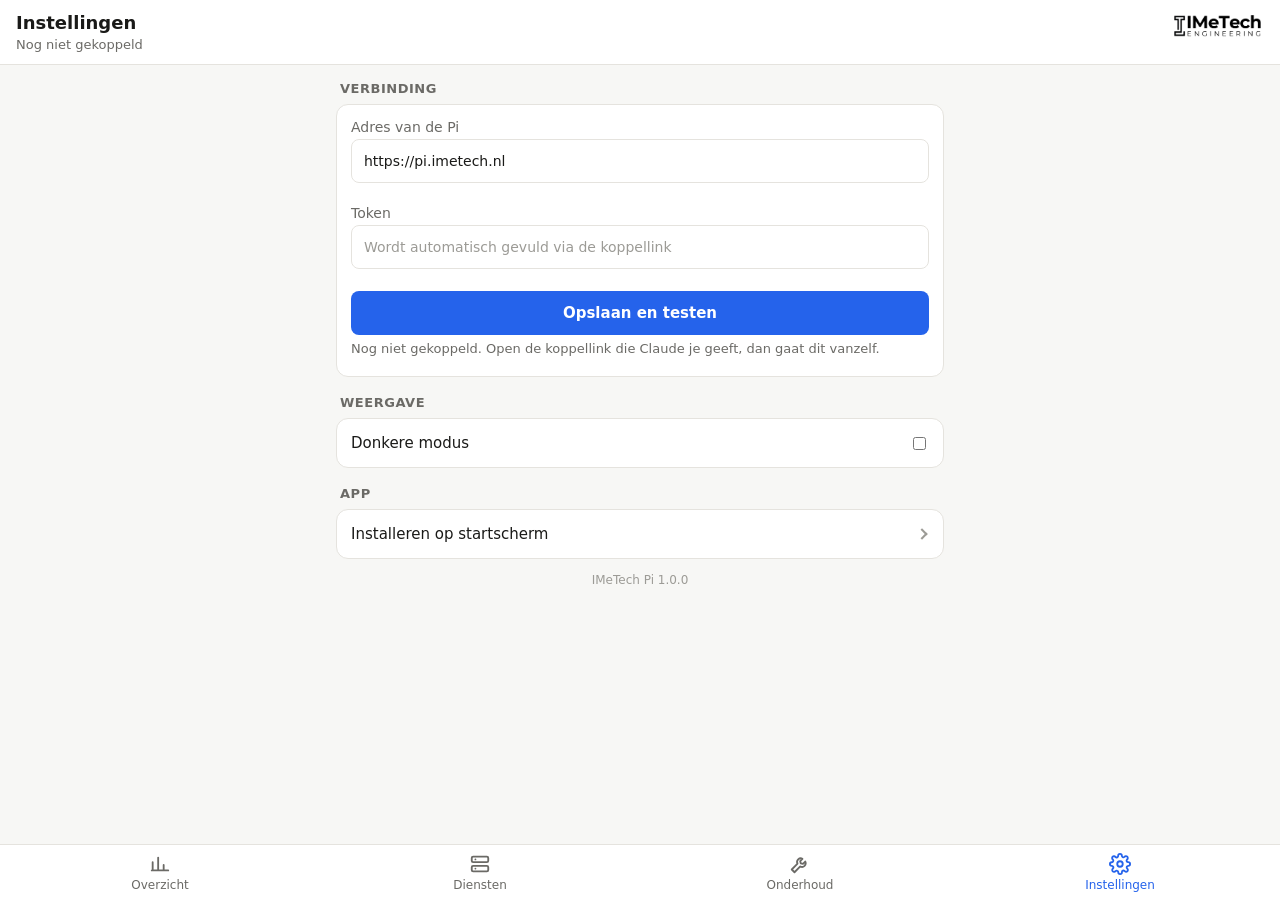
<file: index.html>
<!DOCTYPE html>
<html lang="nl">
  <head>
    <meta charset="UTF-8" />
    <meta name="viewport" content="width=device-width, initial-scale=1, viewport-fit=cover" />
    <meta name="theme-color" content="#2563EB" id="meta-theme-color" />
    <meta name="apple-mobile-web-app-capable" content="yes" />
    <meta name="mobile-web-app-capable" content="yes" />
    <meta name="robots" content="noindex" />
    <title>IMeTech Pi</title>
    <link rel="manifest" href="manifest.json" />
    <link rel="stylesheet" href="css/style.css" />
    <link rel="stylesheet" href="css/pi.css" />
    <link rel="icon" href="icons/icon-192.png" type="image/png" />
    <link rel="apple-touch-icon" href="icons/icon-192.png" />
  </head>
  <body>
    <svg class="ic-sprite" aria-hidden="true" focusable="false">
      <symbol id="ic-overzicht" viewBox="0 0 24 24"><path d="M4 19V10M10 19V5M16 19v-6M21 19H3" /></symbol>
      <symbol id="ic-diensten" viewBox="0 0 24 24"><rect x="3" y="4" width="18" height="6" rx="1.5" /><rect x="3" y="14" width="18" height="6" rx="1.5" /><path d="M7 7h.01M7 17h.01" /></symbol>
      <symbol id="ic-onderhoud" viewBox="0 0 24 24"><path d="M14.7 6.3a4 4 0 0 0-5.4 5.4L3 18l3 3 6.3-6.3a4 4 0 0 0 5.4-5.4l-2.5 2.5-2.4-.6-.6-2.4z" /></symbol>
      <symbol id="ic-instellingen" viewBox="0 0 24 24"><circle cx="12" cy="12" r="3" /><path d="M19.4 15a1.7 1.7 0 0 0 .3 1.8l.1.1a2 2 0 1 1-2.8 2.8l-.1-.1a1.7 1.7 0 0 0-1.8-.3 1.7 1.7 0 0 0-1 1.5V21a2 2 0 1 1-4 0v-.1a1.7 1.7 0 0 0-1.1-1.5 1.7 1.7 0 0 0-1.8.3l-.1.1a2 2 0 1 1-2.8-2.8l.1-.1a1.7 1.7 0 0 0 .3-1.8 1.7 1.7 0 0 0-1.5-1H3a2 2 0 1 1 0-4h.1a1.7 1.7 0 0 0 1.5-1.1 1.7 1.7 0 0 0-.3-1.8l-.1-.1a2 2 0 1 1 2.8-2.8l.1.1a1.7 1.7 0 0 0 1.8.3H9a1.7 1.7 0 0 0 1-1.5V3a2 2 0 1 1 4 0v.1a1.7 1.7 0 0 0 1 1.5 1.7 1.7 0 0 0 1.8-.3l.1-.1a2 2 0 1 1 2.8 2.8l-.1.1a1.7 1.7 0 0 0-.3 1.8V9a1.7 1.7 0 0 0 1.5 1H21a2 2 0 1 1 0 4h-.1a1.7 1.7 0 0 0-1.5 1z" /></symbol>
      <symbol id="ic-terug" viewBox="0 0 24 24"><path d="M15 6l-6 6 6 6" /></symbol>
      <symbol id="ic-herstel" viewBox="0 0 24 24"><path d="M4 12a8 8 0 1 0 2.6-5.9" /><path d="M4 4v5h5" /></symbol>
      <symbol id="ic-chevron" viewBox="0 0 24 24"><path d="M9 6l6 6-6 6" /></symbol>
    </svg>

    <div id="install-banner" class="install-banner hidden" role="dialog" aria-label="App installeren">
      <div class="install-banner-inner">
        <p><strong>Installeer IMeTech Pi</strong> op je startscherm, dan heb je de Pi altijd bij de hand.</p>
        <div class="install-banner-actions">
          <button type="button" id="btn-install" class="btn-primary">Installeren</button>
          <button type="button" id="btn-install-dismiss" class="btn-secondary">Later</button>
        </div>
      </div>
    </div>

    <header class="app-header">
      <div class="header-text">
        <h1 id="kop">Pi</h1>
        <p id="status" class="sub">Verbinden...</p>
      </div>
      <img id="header-logo" class="header-logo" src="branding/logo-zwart.png" alt="IMeTech Engineering" width="120" height="28" />
    </header>

    <main id="scherm"></main>

    <nav class="bottom-nav" aria-label="Hoofdnavigatie">
      <button type="button" data-tab="overzicht" class="actief"><svg class="ic"><use href="#ic-overzicht"/></svg>Overzicht</button>
      <button type="button" data-tab="diensten"><svg class="ic"><use href="#ic-diensten"/></svg>Diensten</button>
      <button type="button" data-tab="onderhoud"><svg class="ic"><use href="#ic-onderhoud"/></svg>Onderhoud <span id="badge" class="badge"></span></button>
      <button type="button" data-tab="instellingen"><svg class="ic"><use href="#ic-instellingen"/></svg>Instellingen</button>
    </nav>

    <div id="toast" class="toast hidden" role="status"><span id="toast-tekst"></span><button type="button" id="toast-knop" class="toast-knop hidden">Herstel</button></div>

    <script src="js/terug.js"></script>
    <script src="js/imetech-apps.js"></script>
    <script src="js/opslag.js"></script>
    <script src="js/api.js"></script>
    <script src="js/install.js"></script>
    <script src="js/app.js"></script>
  </body>
</html>
</file>
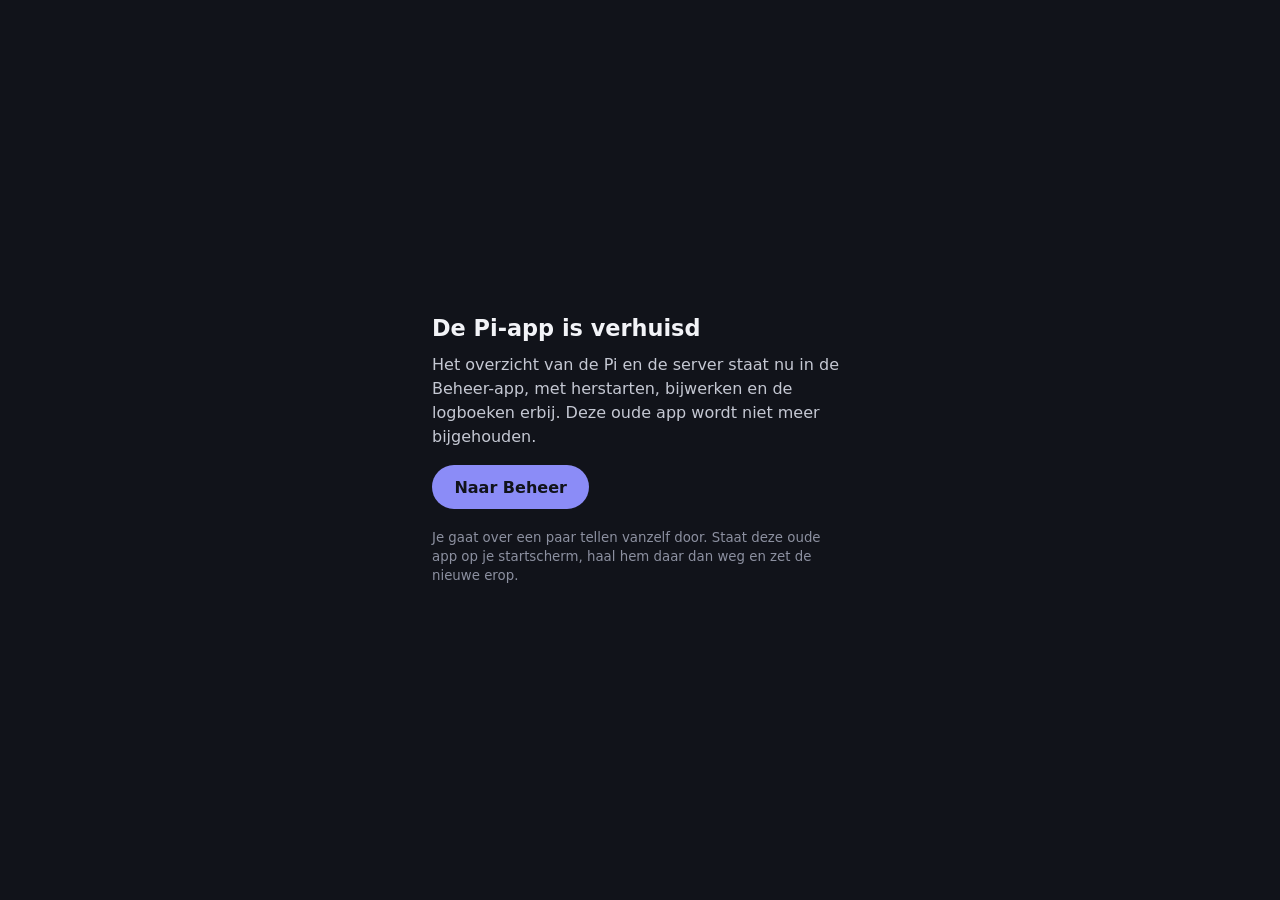
<file: pwa/index.html>
<!DOCTYPE html>
<html lang="nl">
  <head>
    <meta charset="UTF-8" />
    <meta name="viewport" content="width=device-width, initial-scale=1, viewport-fit=cover" />
    <meta name="theme-color" content="#11131A" />
    <meta name="robots" content="noindex" />
    <title>IMeTech Pi is verhuisd</title>
    <link rel="manifest" href="manifest.json" />
    <link rel="icon" href="icons/icon-192.png" type="image/png" />
    <style>
      body { margin: 0; min-height: 100vh; display: grid; place-items: center; background: #11131a; color: #f2f3f7;
             font-family: system-ui, -apple-system, "Segoe UI", sans-serif; }
      main { max-width: 26rem; padding: 2rem 1.5rem; }
      h1 { font-size: 1.4rem; margin: 0 0 .75rem; }
      p { line-height: 1.5; color: #c5c8d3; margin: 0 0 1rem; }
      a.knop { display: inline-block; background: #8b8cf7; color: #11131a; font-weight: 600; text-decoration: none;
               padding: .8rem 1.4rem; border-radius: 999px; }
      small { display: block; margin-top: 1.25rem; color: #8c90a0; line-height: 1.4; }
    </style>
  </head>
  <body>
    <main>
      <h1>De Pi-app is verhuisd</h1>
      <p>Het overzicht van de Pi en de server staat nu in de Beheer-app, met herstarten, bijwerken en de logboeken erbij. Deze oude app wordt niet meer bijgehouden.</p>
      <a class="knop" href="https://apps.imetech.nl/beheer/">Naar Beheer</a>
      <small>Je gaat over een paar tellen vanzelf door. Staat deze oude app op je startscherm, haal hem daar dan weg en zet de nieuwe erop.</small>
    </main>
    <script>
      // De oude versie stond in de cache van het toestel: die ruimen we op, zodat deze pagina altijd de nieuwste is.
      if ("serviceWorker" in navigator) navigator.serviceWorker.register("sw.js").catch(function () {});
      setTimeout(function () { location.href = "https://apps.imetech.nl/beheer/"; }, 4000);
    </script>
  </body>
</html>
</file>
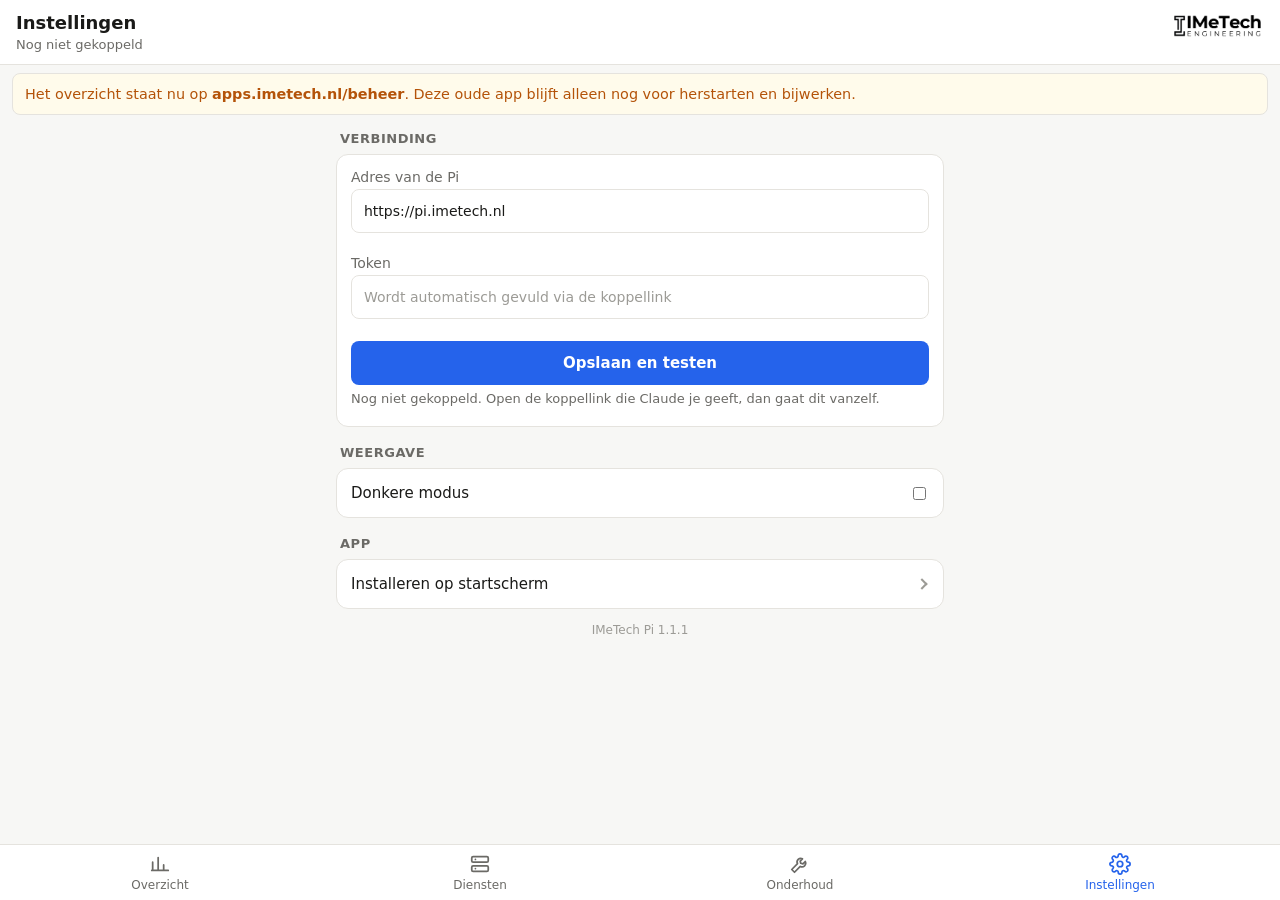
<file: archief/pwa-261121/index.html>
<!DOCTYPE html>
<html lang="nl">
  <head>
    <meta charset="UTF-8" />
    <meta name="viewport" content="width=device-width, initial-scale=1, viewport-fit=cover" />
    <meta name="theme-color" content="#2563EB" id="meta-theme-color" />
    <meta name="apple-mobile-web-app-capable" content="yes" />
    <meta name="mobile-web-app-capable" content="yes" />
    <meta name="robots" content="noindex" />
    <title>IMeTech Pi</title>
    <link rel="manifest" href="manifest.json" />
    <link rel="stylesheet" href="css/style.css" />
    <link rel="stylesheet" href="css/pi.css" />
    <link rel="stylesheet" href="css/imetech-ui.css" />
    <link rel="icon" href="icons/icon-192.png" type="image/png" />
    <link rel="apple-touch-icon" href="icons/icon-192.png" />
  </head>
  <body>
    <svg class="ic-sprite" aria-hidden="true" focusable="false">
      <symbol id="ic-overzicht" viewBox="0 0 24 24"><path d="M4 19V10M10 19V5M16 19v-6M21 19H3" /></symbol>
      <symbol id="ic-diensten" viewBox="0 0 24 24"><rect x="3" y="4" width="18" height="6" rx="1.5" /><rect x="3" y="14" width="18" height="6" rx="1.5" /><path d="M7 7h.01M7 17h.01" /></symbol>
      <symbol id="ic-onderhoud" viewBox="0 0 24 24"><path d="M14.7 6.3a4 4 0 0 0-5.4 5.4L3 18l3 3 6.3-6.3a4 4 0 0 0 5.4-5.4l-2.5 2.5-2.4-.6-.6-2.4z" /></symbol>
      <symbol id="ic-instellingen" viewBox="0 0 24 24"><circle cx="12" cy="12" r="3" /><path d="M19.4 15a1.7 1.7 0 0 0 .3 1.8l.1.1a2 2 0 1 1-2.8 2.8l-.1-.1a1.7 1.7 0 0 0-1.8-.3 1.7 1.7 0 0 0-1 1.5V21a2 2 0 1 1-4 0v-.1a1.7 1.7 0 0 0-1.1-1.5 1.7 1.7 0 0 0-1.8.3l-.1.1a2 2 0 1 1-2.8-2.8l.1-.1a1.7 1.7 0 0 0 .3-1.8 1.7 1.7 0 0 0-1.5-1H3a2 2 0 1 1 0-4h.1a1.7 1.7 0 0 0 1.5-1.1 1.7 1.7 0 0 0-.3-1.8l-.1-.1a2 2 0 1 1 2.8-2.8l.1.1a1.7 1.7 0 0 0 1.8.3H9a1.7 1.7 0 0 0 1-1.5V3a2 2 0 1 1 4 0v.1a1.7 1.7 0 0 0 1 1.5 1.7 1.7 0 0 0 1.8-.3l.1-.1a2 2 0 1 1 2.8 2.8l-.1.1a1.7 1.7 0 0 0-.3 1.8V9a1.7 1.7 0 0 0 1.5 1H21a2 2 0 1 1 0 4h-.1a1.7 1.7 0 0 0-1.5 1z" /></symbol>
      <symbol id="ic-terug" viewBox="0 0 24 24"><path d="M15 6l-6 6 6 6" /></symbol>
      <symbol id="ic-herstel" viewBox="0 0 24 24"><path d="M4 12a8 8 0 1 0 2.6-5.9" /><path d="M4 4v5h5" /></symbol>
      <symbol id="ic-chevron" viewBox="0 0 24 24"><path d="M9 6l6 6-6 6" /></symbol>
    </svg>

    <div id="install-banner" class="install-banner hidden" role="dialog" aria-label="App installeren">
      <div class="install-banner-inner">
        <p><strong>Installeer IMeTech Pi</strong> op je startscherm, dan heb je de Pi altijd bij de hand.</p>
        <div class="install-banner-actions">
          <button type="button" id="btn-install" class="btn-primary">Installeren</button>
          <button type="button" id="btn-install-dismiss" class="btn-secondary">Later</button>
        </div>
      </div>
    </div>

    <header class="app-header">
      <div class="header-text">
        <h1 id="kop">Pi</h1>
        <p id="status" class="sub">Verbinden...</p>
      </div>
      <img id="header-logo" class="header-logo" src="branding/logo-zwart.png" alt="IMeTech Engineering" width="120" height="28" />
    </header>

    <a class="verhuisd" href="https://apps.imetech.nl/beheer/" style="display:block;margin:8px 12px 0;padding:10px 12px;border:1px solid var(--border);border-radius:var(--radius-md);background:var(--let-op-light);color:var(--let-op);font-size:.9rem;line-height:1.4;text-decoration:none">Het overzicht staat nu op <strong>apps.imetech.nl/beheer</strong>. Deze oude app blijft alleen nog voor herstarten en bijwerken.</a>

    <div id="ptr" class="ptr" aria-hidden="true"><svg class="ic"><use href="#ic-herstel"/></svg><span>Trek om te vernieuwen</span></div>
    <main id="scherm"></main>

    <nav class="bottom-nav" aria-label="Hoofdnavigatie">
      <button type="button" data-tab="overzicht" class="actief"><svg class="ic"><use href="#ic-overzicht"/></svg>Overzicht</button>
      <button type="button" data-tab="diensten"><svg class="ic"><use href="#ic-diensten"/></svg>Diensten</button>
      <button type="button" data-tab="onderhoud"><svg class="ic"><use href="#ic-onderhoud"/></svg>Onderhoud <span id="badge" class="badge"></span></button>
      <button type="button" data-tab="instellingen"><svg class="ic"><use href="#ic-instellingen"/></svg>Instellingen</button>
    </nav>

    <div id="toast" class="toast hidden" role="status"><span id="toast-tekst"></span><button type="button" id="toast-knop" class="toast-knop hidden">Herstel</button></div>

    <script src="js/imetech-ui.js" data-houder="#scherm" data-nav=".bottom-nav" data-iconen="1"></script>
    <script src="js/terug.js"></script>
    <script src="js/imetech-apps.js"></script>
    <script src="js/opslag.js"></script>
    <script src="js/api.js"></script>
    <script src="js/install.js"></script>
    <script src="js/app.js"></script>
  </body>
</html>
</file>
<file: css/style.css>
/* IMeTech tokens — zelfde als uren/projectdoc PWA (applications/imtech_desk_theme.py) */
:root {
  --bg-primary: #ffffff;
  --bg-secondary: #f7f7f5;
  --bg-tertiary: #efede8;
  --bg-hover: #f0eee9;
  --border: #e5e3de;
  --border-strong: #cccac4;
  --text-primary: #1a1a18;
  --text-secondary: #6b6a66;
  --text-tertiary: #9c9b96;
  --accent: #2563eb;
  --accent-hover: #1d4ed8;
  --accent-light: #eff4ff;
  --danger: #dc2626;
  --danger-light: #fef2f2;
  --goed: #15803d;
  --goed-light: #f0fdf4;
  --let-op: #b45309;
  --let-op-light: #fffbeb;
  --radius-md: 8px;
  --radius-lg: 12px;
  --safe-bottom: env(safe-area-inset-bottom, 0px);
  --safe-top: env(safe-area-inset-top, 0px);
  --nav-h: 56px;
  --touch: 44px;
}
html[data-theme="dark"] {
  --bg-primary: #1c1c1a;
  --bg-secondary: #121210;
  --bg-tertiary: #2a2a26;
  --bg-hover: #33332e;
  --border: #3d3d38;
  --border-strong: #52524c;
  --text-primary: #f2f2ef;
  --text-secondary: #a8a7a2;
  --text-tertiary: #78776f;
  --accent: #3b82f6;
  --accent-hover: #2563eb;
  --accent-light: #1e3a5f;
  --danger-light: #3b1d1d;
  --goed-light: #16301f;
  --let-op-light: #3a2c12;
}

* { box-sizing: border-box; }
html { height: 100%; }
html, body {
  margin: 0; padding: 0;
  font-family: "Segoe UI", system-ui, sans-serif; font-size: 16px;
  color: var(--text-primary); background: var(--bg-secondary);
  -webkit-tap-highlight-color: transparent;
}
body { display: flex; flex-direction: column; height: 100%; height: 100dvh; overflow: hidden; overscroll-behavior: none; }

/* Header */
.app-header {
  flex-shrink: 0; position: relative; z-index: 10;
  padding: calc(12px + var(--safe-top)) 16px 12px; padding-right: 136px;
  background: var(--bg-primary); border-bottom: 1px solid var(--border);
}
.app-header h1 { margin: 0; font-size: 1.125rem; font-weight: 600; }
.app-header .sub { margin: 4px 0 0; font-size: 0.8125rem; color: var(--text-secondary); }
.app-header .sub.error { color: var(--danger); }
.header-logo { position: absolute; top: calc(12px + var(--safe-top)); right: 16px; display: block; height: 28px; width: auto; max-width: 120px; object-fit: contain; }

/* Installatiebanner (zoals projectdoc-pwa: zwevende kaart boven de navigatie) */
.install-banner { position: fixed; left: 12px; right: 12px; bottom: calc(var(--nav-h) + var(--safe-bottom) + 12px); z-index: 55; padding: 14px; background: var(--bg-primary); border: 1px solid var(--border-strong); border-radius: var(--radius-lg); box-shadow: 0 6px 24px rgba(0,0,0,.16); }
.install-banner p { margin: 0 0 10px; font-size: 0.875rem; }
.install-banner-actions { display: flex; gap: 8px; }
.install-banner-actions > * { flex: 1; }
.hint { font-size: 0.8125rem; color: var(--text-secondary); margin: 6px 0; }
.hidden { display: none !important; }

.ptr {
  height: 0; overflow: hidden; display: flex; align-items: center; justify-content: center; gap: 8px;
  font-size: 0.8125rem; color: var(--text-secondary); transition: height .18s ease-out; flex: none;
}
.ptr .ic { width: 18px; height: 18px; transition: transform .2s; }
.ptr.klaar .ic { transform: rotate(180deg); color: var(--accent); }
.ptr.bezig .ic { animation: draai .8s linear infinite; color: var(--accent); }
@keyframes draai { to { transform: rotate(360deg); } }

main {
  flex: 1; min-height: 0; overflow-x: hidden; overflow-y: auto; -webkit-overflow-scrolling: touch; overscroll-behavior-y: contain;
  padding: 12px 16px 16px; max-width: 640px; width: 100%; margin: 0 auto;
}
h2 { font-size: 0.8125rem; text-transform: uppercase; letter-spacing: .04em; color: var(--text-secondary); margin: 18px 0 8px; font-weight: 600; }
.card { background: var(--bg-primary); border: 1px solid var(--border); border-radius: var(--radius-lg); padding: 14px; margin-bottom: 12px; }
.card.fout { border-color: var(--danger); }
.card b, .card strong { font-weight: 600; }
.kop { display: flex; justify-content: space-between; align-items: center; gap: 8px; margin-bottom: 6px; }
.stil { color: var(--text-secondary); font-size: 0.875rem; }

/* Tags */
.tag { font-size: 0.75rem; padding: 2px 8px; border-radius: 999px; background: var(--bg-tertiary); color: var(--text-primary); white-space: nowrap; font-weight: 500; }
.tag.rood { background: var(--danger-light); color: var(--danger); }
.tag.oranje { background: var(--let-op-light); color: var(--let-op); }
.tag.groen { background: var(--goed-light); color: var(--goed); }
.tag.grijs { background: var(--bg-tertiary); color: var(--text-secondary); }

/* Agenda */
.agenda { list-style: none; padding: 0; margin: 6px 0 0; }
.agenda li { display: flex; gap: 10px; padding: 6px 0; border-top: 1px solid var(--border); font-size: 0.9375rem; }
.agenda li:first-child { border-top: 0; }
.agenda .tijd { color: var(--text-secondary); min-width: 96px; font-variant-numeric: tabular-nums; }
.agenda small { color: var(--text-tertiary); }

/* Items */
.item { background: var(--bg-primary); border: 1px solid var(--border); border-radius: var(--radius-lg); padding: 12px 14px; margin-bottom: 10px; transition: opacity .3s, transform .3s; }
.item.weg { opacity: 0; transform: translateX(30px); }
.itemkop { display: flex; gap: 10px; align-items: flex-start; }
.prio { width: 10px; height: 10px; border-radius: 50%; margin-top: 7px; flex: none; background: var(--border-strong); }
.prio.p1 { background: #a3e635; } .prio.p2 { background: #facc15; } .prio.p3 { background: #fb923c; } .prio.p4 { background: var(--danger); }
.tekst { flex: 1; min-width: 0; }
.tekst b { font-weight: 600; }
.sub { color: var(--text-secondary); font-size: 0.8125rem; margin-top: 2px; }
.omschr { font-size: 0.875rem; margin-top: 6px; white-space: pre-wrap; }
.item a { color: var(--accent); font-size: 0.8125rem; }
.acties { display: flex; gap: 6px; margin-top: 10px; flex-wrap: wrap; }

/* Knoppen */
button {
  min-height: var(--touch); min-width: var(--touch); padding: 10px 16px; font-size: 0.9375rem; font-weight: 600;
  border-radius: var(--radius-md); border: none; cursor: pointer; color: var(--text-primary); background: var(--bg-tertiary);
  -webkit-appearance: none; appearance: none; font-family: inherit;
  display: inline-flex; align-items: center; justify-content: center; gap: 6px; line-height: 1.2; vertical-align: middle;
}
button .ic { display: block; }
button:disabled { opacity: .5; }
.btn-primary, form button[type=submit], form button:not([type]) { background: var(--accent); color: #fff; }
.btn-primary:active { background: var(--accent-hover); }
.btn-secondary, button.zacht { background: var(--bg-tertiary); color: var(--text-primary); border: 1px solid var(--border); }
.acties button { min-height: 36px; padding: 6px 10px; font-size: 0.8125rem; font-weight: 500; background: var(--accent-light); color: var(--accent); border: 1px solid transparent; }
.acties button.zacht { background: var(--bg-primary); color: var(--text-secondary); border-color: var(--border); }

/* Meldingen */
.melding { background: var(--bg-primary); border: 1px solid var(--border); border-left: 3px solid var(--accent); border-radius: var(--radius-md); padding: 10px 12px; margin-bottom: 8px; font-size: 0.875rem; }
.melding small { color: var(--text-tertiary); }

/* Filters en chips */
.filters { display: flex; gap: 6px; align-items: center; margin: 6px 0 10px; flex-wrap: wrap; }
.chip { min-height: 36px; padding: 6px 12px; font-size: 0.8125rem; font-weight: 500; background: var(--bg-primary); color: var(--text-primary); border: 1px solid var(--border); }
.chip.actief { background: var(--accent-light); border-color: var(--accent); color: var(--accent); }
select, textarea, input:where(:not([type=checkbox]):not([type=radio]):not([type=range]):not([type=color]):not([type=file])) {
  font: inherit; min-height: var(--touch); padding: 10px 12px; border: 1px solid var(--border); border-radius: var(--radius-md);
  background: var(--bg-primary); color: var(--text-primary); width: 100%;
}
select { width: auto; flex: 1; }
input::placeholder, textarea::placeholder { color: var(--text-tertiary); }
input:focus-visible, select:focus-visible, textarea:focus-visible { outline: 2px solid var(--accent); outline-offset: 1px; border-color: var(--accent); }
html[data-theme="dark"] { color-scheme: dark; }
.nieuw { display: flex; gap: 6px; margin-bottom: 12px; }
.nieuw button { padding: 0 16px; font-size: 20px; }
label { display: block; font-size: 0.8125rem; color: var(--text-secondary); margin: 10px 0 4px; }
label input:not([type=checkbox]) { margin-top: 4px; }
.check-row { display: flex; align-items: center; gap: 10px; font-size: 0.9375rem; color: var(--text-primary); min-height: var(--touch); }
.check-row input { width: 20px; height: 20px; accent-color: var(--accent); }
.rij { display: flex; gap: 8px; align-items: center; flex-wrap: wrap; margin-top: 10px; }
.status-lijst { padding-left: 18px; font-size: 0.875rem; margin: 6px 0; }
.status-lijst .fout { color: var(--danger); }

/* Gesprek */
.gesprek { display: flex; flex-direction: column; gap: 8px; min-height: 40vh; padding: 4px 0 12px; }
.bel { max-width: 88%; padding: 10px 12px; border-radius: 14px; white-space: pre-wrap; font-size: 0.9375rem; }
.bel.user { align-self: flex-end; background: var(--accent); color: #fff; border-bottom-right-radius: 4px; }
.bel.assistant { align-self: flex-start; background: var(--bg-primary); border: 1px solid var(--border); border-bottom-left-radius: 4px; }
.bel.wacht { color: var(--text-secondary); } .bel.fout { border-color: var(--danger); }
.vraagbalk { display: flex; gap: 6px; position: sticky; bottom: 0; background: var(--bg-secondary); padding: 8px 0; }
.mic { background: var(--bg-tertiary); border: 1px solid var(--border); font-size: 18px; padding: 0 12px; line-height: 1; }
.mic.aan { background: var(--danger); color: #fff; border-color: var(--danger); animation: puls 1s infinite; }
@keyframes puls { 50% { opacity: .6; } }

/* Onderbalk */
.bottom-nav {
  flex-shrink: 0; display: flex; background: var(--bg-primary); border-top: 1px solid var(--border);
  padding-bottom: var(--safe-bottom); min-height: calc(var(--nav-h) + var(--safe-bottom)); z-index: 30;
}
.bottom-nav button { flex: 1; background: transparent; color: var(--text-secondary); border-radius: 0; font-weight: 500; font-size: 0.75rem; display: flex; align-items: center; justify-content: center; gap: 4px; min-width: 0; padding: 10px 4px; }
.bottom-nav button.actief { color: var(--accent); }
.badge { display: inline-block; min-width: 18px; padding: 0 5px; border-radius: 999px; background: var(--accent); color: #fff; font-size: 0.6875rem; line-height: 18px; }
.badge:empty { display: none; }

/* Toast */
/* (basis) */
.toast {
  position: fixed; left: 16px; right: 16px; bottom: calc(var(--nav-h) + var(--safe-bottom) + 12px);
  padding: 12px 14px; background: var(--text-primary); color: var(--bg-primary); border-radius: var(--radius-md);
  font-size: 0.875rem; z-index: 40; box-shadow: 0 4px 20px rgba(0,0,0,.15);
}
.toast.fout { background: var(--danger); color: #fff; }
/* Chat-tab: toast en installatiebanner boven de invoerbalk, nooit over de microfoon/verstuurknop */
body:has(.invoer-balk) .toast, body:has(.invoer-balk) .install-banner { bottom: calc(var(--nav-h) + var(--safe-bottom) + 76px); }


/* Iconen */
.ic-sprite { position: absolute; width: 0; height: 0; overflow: hidden; }
.ic { width: 20px; height: 20px; flex-shrink: 0; fill: none; stroke: currentColor; stroke-width: 2; stroke-linecap: round; stroke-linejoin: round; }
.bottom-nav .ic { width: 22px; height: 22px; }
.bottom-nav button { flex-direction: column; gap: 3px; padding: 6px 4px; }
.bottom-nav .badge { position: absolute; margin-left: 44px; margin-top: -30px; }
.bottom-nav button { position: relative; }

/* Ronde knoppen (inspreken/versturen), zoals projectdoc-pwa */
.btn-rond { display: inline-flex; align-items: center; justify-content: center; flex-shrink: 0; width: var(--touch); height: var(--touch); padding: 0; color: var(--text-secondary); background: var(--bg-primary); border: 1px solid var(--border-strong); border-radius: 50%; cursor: pointer; }
.btn-rond:active { background: var(--bg-hover); }
#btn-dicteer { touch-action: none; user-select: none; -webkit-user-select: none; -webkit-touch-callout: none; }
.btn-rond[aria-pressed="true"] { color: #fff; background: var(--danger); border-color: var(--danger); animation: pulseer 1.1s ease-in-out infinite; }
.btn-rond-primair { color: #fff; background: var(--accent); border-color: var(--accent); }
@keyframes pulseer { 0%, 100% { opacity: 1; } 50% { opacity: .55; } }
.invoer-balk { position: sticky; bottom: 0; display: flex; gap: 8px; align-items: center; padding: 10px 0 8px; background: var(--bg-secondary); }
.invoer-balk input, .invoer-balk textarea { flex: 1; min-width: 0; }
.invoer-balk { align-items: flex-end; }
#vraag-tekst { resize: none; min-height: var(--touch); max-height: 168px; line-height: 1.4; padding: 10px 12px; overflow-y: hidden; display: block; }
#vraag-tekst.vol { overflow-y: auto; }

/* Assistent-scherm */
.groet { border-left: 3px solid var(--accent); }
.groet-kop { display: flex; align-items: center; gap: 8px; margin-bottom: 4px; font-size: 1.0625rem; }
.groet-kop .ic { color: var(--accent); }
.groet p { margin: 0 0 6px; line-height: 1.45; }
.btn-link { background: none; color: var(--accent); padding: 8px 4px; min-height: 36px; font-weight: 500; display: inline-flex; align-items: center; gap: 4px; }
.btn-link.terug { margin: 2px 0 0 -4px; }
.chips { display: flex; gap: 6px; flex-wrap: wrap; margin-bottom: 10px; }
.bel-acties { margin-top: 6px; display: flex; gap: 6px; flex-wrap: wrap; }
.bel-acties .tag { display: inline-flex; align-items: center; gap: 4px; }
.bel-acties .ic { width: 14px; height: 14px; }
.bel.wacht::after { content: ""; display: inline-block; width: 1em; animation: puntjes 1.2s steps(4) infinite; }
@keyframes puntjes { to { content: "…"; } }
.gesprek { min-height: 0; }

/* Overzicht: groepen */
.groep { display: flex; align-items: center; justify-content: flex-start; gap: 12px; width: 100%; text-align: left; background: var(--bg-primary); border: 1px solid var(--border); border-radius: var(--radius-lg); padding: 12px 14px; margin-bottom: 8px; font-weight: 400; }
.groep:active { background: var(--bg-hover); }
.groep .prio { margin-top: 0; }
.groep-tekst { flex: 1; min-width: 0; display: flex; flex-direction: column; }
.groep-tekst b { font-weight: 600; }
.groep .ic { color: var(--text-tertiary); }
.leeg { text-align: center; padding: 30px 0; }

/* Item: kop is een knop, body klapt open */
.item { padding: 0; overflow: hidden; }
.item-kop { display: flex; align-items: flex-start; gap: 10px; width: 100%; text-align: left; background: none; padding: 12px 14px; border-radius: 0; font-weight: 400; min-height: var(--touch); }
.item-kop .titel { display: block; font-weight: 600; line-height: 1.3; }
.item-kop .prio { margin-top: 6px; }
.item-kop .tag { margin-top: 2px; }
.item-kop[aria-expanded="true"] { background: var(--bg-hover); }
.item-body { padding: 4px 14px 12px; border-top: 1px solid var(--border); }
.item-body .omschr { margin: 8px 0; }
.acties button { display: inline-flex; align-items: center; gap: 6px; }
.acties button.goed { background: var(--goed-light); color: var(--goed); }
.acties .ic { width: 16px; height: 16px; }

/* Toast met knop */
.toast { display: flex; align-items: center; gap: 12px; }
.toast-knop { background: rgba(255,255,255,.15); color: #fff; padding: 6px 12px; min-height: 32px; min-width: 0; font-weight: 600; margin-left: auto; white-space: nowrap; flex-shrink: 0; border-radius: 6px; }
html[data-theme="dark"] .toast-knop { color: var(--bg-primary); }
.toast.fout .toast-knop { color: #fff; }

.opdracht .rij { margin-top: 6px; }
.opdracht .btn-link { padding-left: 0; }

/* Kleine, ingeklapte instellingen (eens per jaar) */
details.card.klein > summary { list-style: none; cursor: pointer; display: flex; flex-direction: column; gap: 2px; }
details.card.klein > summary::-webkit-details-marker { display: none; }
details.card.klein > summary h2 { margin: 0; }
details.card.klein > summary h2::before { content: "▸ "; font-size: .75em; }
details.card.klein[open] > summary h2::before { content: "▾ "; }
details.card.klein #wbso-inhoud { margin-top: 10px; }
#wbso-lijst { display: flex; flex-direction: column; gap: 4px; margin: 8px 0; max-height: 220px; overflow-y: auto; }
.agenda li.voorbij { opacity: .45; text-decoration: line-through; }
.agenda li.met-briefje { cursor: pointer; }
.agenda .briefje-hint { color: var(--accent); white-space: nowrap; }
.agenda li.briefje { display: block; border-top: 0; padding: 2px 0 10px 106px; font-size: 0.875rem; }
.agenda li.briefje ul { margin: 4px 0; padding-left: 18px; }
.agenda li.briefje p { margin: 2px 0; }
@media (max-width: 420px) { .agenda li.briefje { padding-left: 0; } }
.btn-link.terug .ic { transform: rotate(180deg); }
.uren-kaart { display: flex; align-items: center; gap: 12px; width: 100%; text-align: left; color: var(--text-primary); }
.uren-kaart span { display: flex; flex-direction: column; flex: 1; min-width: 0; }
.uren-kaart small { color: var(--text-secondary); }
.uren-rij { display: flex; flex-direction: column; gap: 6px; padding: 10px 0; border-top: 1px solid var(--border); }
.uren-rij .uren-kop { display: flex; align-items: center; gap: 8px; flex-wrap: wrap; margin: 0; }
.uren-rij .uren-getal { display: flex; align-items: center; gap: 8px; }
.uren-rij .uren-getal input { width: 6em; flex: 0 0 6em; text-align: right; }
.uren-rij .uren-getal small { color: var(--text-tertiary); }

/* Lange teksten nooit buiten beeld: chatbellen, actiechips, agendaregels, toast */
.bel { overflow-wrap: anywhere; min-width: 0; }
.bel-acties .tag { white-space: normal; overflow-wrap: anywhere; max-width: 100%; line-height: 1.3; padding: 4px 10px; border-radius: 10px; }
.bel-acties .tag .ic { flex-shrink: 0; }
.agenda li > span:last-child { min-width: 0; overflow-wrap: anywhere; }
.agenda li .tijd { flex-shrink: 0; }
.item-kop .tekst, .groep-tekst, .titel, .sub, .omschr { overflow-wrap: anywhere; }
.item-kop .tag { flex-shrink: 0; }
.toast { max-width: calc(100vw - 32px); }
.toast #toast-tekst, .toast > span:first-child { min-width: 0; overflow-wrap: anywhere; }
.acties { flex-wrap: wrap; }
.acties button { max-width: 100%; white-space: normal; text-align: left; justify-content: flex-start; }
.hint, .stil { overflow-wrap: anywhere; }

/* Verbruik: weekmeter en dagstaven */
.meter { height: 8px; margin: 8px 0 2px; background: var(--bg-tertiary); border-radius: 999px; overflow: hidden; }
.meter-vul { height: 100%; border-radius: 999px; background: var(--accent); transition: width .3s; }
.meter-vul.oranje { background: var(--let-op); }
.meter-vul.rood { background: var(--danger); }
.dagstaven { display: flex; align-items: flex-end; gap: 3px; height: 44px; margin: 10px 0 4px; }
.dagstaaf { flex: 1; display: flex; align-items: flex-end; height: 100%; background: var(--bg-tertiary); border-radius: 2px; }
.dagstaaf i { display: block; width: 100%; min-height: 2px; background: var(--accent); border-radius: 2px; }

/* Verbruik: aandeel assistent in de Max-week */
.verbruik-kop { margin: 10px 0 2px; font-size: 1.0625rem; font-weight: 600; color: var(--text-primary); }
.verbruik-sub { margin: 16px 0 6px; font-size: 0.75rem; font-weight: 600; text-transform: uppercase; letter-spacing: .04em; color: var(--text-secondary); }
.stapel { position: relative; display: flex; height: 12px; margin: 10px 0 6px; background: var(--bg-tertiary); border-radius: 999px; }
.stapel > span:not(.stapel-rem) { height: 100%; }
.stapel > span:first-child { border-radius: 999px 0 0 999px; }
.stapel-assist { background: var(--accent); }
.stapel-rest { background: var(--text-tertiary); opacity: .55; border-radius: 0 999px 999px 0; }
.stapel-assist + .stapel-rest { border-radius: 0 999px 999px 0; }
.stapel-rem { position: absolute; top: -3px; bottom: -3px; width: 2px; margin-left: -1px; background: var(--danger); border-radius: 1px; }
.legenda { display: flex; flex-wrap: wrap; gap: 4px 14px; font-size: 0.8125rem; color: var(--text-primary); }
.legenda span { display: inline-flex; align-items: center; gap: 6px; }
.stip { display: inline-block; width: 10px; height: 10px; border-radius: 3px; }
.stip.assist { background: var(--accent); }
.stip.rest { background: var(--text-tertiary); opacity: .55; }
.stip.rem { width: 3px; height: 12px; border-radius: 1px; background: var(--danger); }
.soorten { display: grid; gap: 8px; }
.soort { display: grid; grid-template-columns: 8.5em 1fr 3em; align-items: center; gap: 10px; font-size: 0.875rem; }
.soort b { text-align: right; font-weight: 600; font-variant-numeric: tabular-nums; }
.soort-balk { height: 6px; background: var(--bg-tertiary); border-radius: 999px; overflow: hidden; }
.soort-balk i { display: block; height: 100%; background: var(--accent); border-radius: 999px; }
.dag-as { display: flex; justify-content: space-between; font-size: 0.75rem; color: var(--text-tertiary); margin-bottom: 8px; }
.invoer-rij { display: flex; align-items: center; flex-wrap: wrap; gap: 8px 10px; }
.invoer-rij label { margin: 0; font-size: 0.875rem; color: var(--text-primary); }
.invoer-rij .getal { display: inline-flex; align-items: center; gap: 6px; color: var(--text-secondary); }
.invoer-rij .getal input { width: 4.5em; text-align: right; }

.inst-inhoud .check-row { min-height: 36px; padding: 2px 0; margin: 0; font-size: 0.9375rem; }
.inst-inhoud .rij { display: flex; align-items: center; gap: 8px; margin: 6px 0; flex-wrap: nowrap; }
.inst-inhoud .rij label { display: flex; align-items: center; gap: 8px; margin: 0; }
.inst-inhoud .rij select { width: auto; min-height: 36px; padding: 4px 8px; }
.inst-inhoud .rij input { flex: 1; min-width: 0; min-height: 40px; }
.inst-inhoud .rij .btn-primary { flex-shrink: 0; }
.inst-inhoud .rij .hint { margin: 0; }

/* ---------- Instellingen: gegroepeerde lijst (gedeeld patroon voor alle IMeTech-PWA's: assistent, uren, projectdoc) ---------- */
.inst-kop { font-size: 0.8125rem; text-transform: uppercase; letter-spacing: .04em; color: var(--text-secondary); margin: 18px 4px 8px; font-weight: 600; }
.inst-kop:first-child { margin-top: 4px; }
.inst-kaart { background: var(--bg-primary); border: 1px solid var(--border); border-radius: var(--radius-lg); margin-bottom: 4px; overflow: hidden; }
.inst-kaart > :not(:first-child) { border-top: 1px solid var(--border); }
.inst-kaart > .inst-noot { border-top: 0; margin-top: -6px; }
.inst-rij { display: flex; align-items: center; justify-content: space-between; gap: 12px; min-height: 48px; padding: 10px 14px; margin: 0;
  width: 100%; background: none; border: 0; border-radius: 0; color: var(--text-primary); font: inherit; font-size: 0.9375rem; font-weight: 400;
  text-align: left; text-decoration: none; cursor: default; box-shadow: none; }
.inst-label { flex: 1; min-width: 0; }
.inst-waarde { display: inline-flex; align-items: center; gap: 6px; min-width: 0; max-width: 60%; color: var(--text-secondary); font-size: 0.875rem; }
.inst-waarde .afkap, .inst-waarde.afkap { overflow: hidden; text-overflow: ellipsis; white-space: nowrap; display: block; }
.inst-waarde .ic { width: 16px; height: 16px; color: var(--text-tertiary); flex-shrink: 0; }
.inst-chev { width: 8px; height: 8px; flex-shrink: 0; border-right: 2px solid var(--text-tertiary); border-top: 2px solid var(--text-tertiary); transform: rotate(45deg); margin-right: 3px; }
button.inst-knop, a.inst-knop, .inst-uit > summary { cursor: pointer; }
button.inst-knop:active, a.inst-knop:active, .inst-uit > summary:active { background: var(--bg-hover); }
.inst-knop.gevaar .inst-label { color: var(--danger); }
.inst-uit > summary { list-style: none; }
.inst-uit > summary::-webkit-details-marker { display: none; }
.inst-uit[open] > summary .inst-waarde > .ic:last-child, .inst-uit[open] > summary .inst-chev { transform: rotate(135deg); }
.inst-inhoud { padding: 4px 14px 14px; }
.inst-inhoud label { font-size: 0.875rem; }
.inst-inhoud form { display: flex; flex-direction: column; gap: 8px; }
.inst-knoppen { display: flex; gap: 8px; margin-top: 10px; flex-wrap: wrap; }
.inst-knoppen > * { flex: 1; }
.inst-select { width: auto; max-width: 55%; min-height: 36px; padding: 4px 8px; font-size: 0.875rem; background: var(--bg-secondary); }
.inst-getal { width: 5.5em; min-height: 36px; padding: 4px 8px; text-align: right; flex-shrink: 0; }
.inst-noot { margin: 0; padding: 8px 14px 10px; font-size: 0.8125rem; color: var(--text-secondary); }
.inst-noot:empty { display: none; }
.inst-noot.fout { color: var(--danger); }
.stip-status { width: 8px; height: 8px; border-radius: 50%; display: inline-block; flex-shrink: 0; background: var(--text-tertiary); }
.stip-status.ok { background: var(--goed, #15803d); }
.stip-status.nee { background: var(--danger); }
/* Schakelaar */
.schakel { position: relative; display: inline-flex; flex-shrink: 0; width: 44px; height: 26px; }
.schakel input { position: absolute; inset: 0; opacity: 0; width: 100%; height: 100%; min-height: 0; margin: 0; padding: 0; cursor: pointer; }
.schakel i { width: 100%; height: 100%; border-radius: 13px; background: var(--border-strong); transition: background .15s; pointer-events: none; }
.schakel i::after { content: ""; position: absolute; top: 3px; left: 3px; width: 20px; height: 20px; border-radius: 50%; background: #fff; box-shadow: 0 1px 2px rgba(0,0,0,.25); transition: transform .15s; }
.schakel input:checked + i { background: var(--accent); }
.schakel input:checked + i::after { transform: translateX(18px); }
.schakel input:focus-visible + i { outline: 2px solid var(--accent); outline-offset: 2px; }

/* ---------- Assistent: landingspagina ---------- */
.hero { padding: 2px 2px 4px; }
.hero-groet { margin: 0; font-size: 1.375rem; font-weight: 650; letter-spacing: -.01em; }
.hero-zin { margin: 4px 0 12px; color: var(--text-secondary); font-size: 0.9375rem; line-height: 1.45; }
.tegels { display: grid; grid-template-columns: repeat(3, minmax(0, 1fr)); gap: 8px; }
.tegel { display: flex; flex-direction: column; align-items: flex-start; gap: 2px; min-height: 64px; padding: 10px 12px; text-align: left;
  background: var(--bg-primary); color: var(--text-primary); border: 1px solid var(--border); border-radius: var(--radius-lg); font-weight: 400; cursor: pointer; }
.tegel b { font-size: 1.25rem; font-weight: 650; line-height: 1.2; font-variant-numeric: tabular-nums; }
.tegel span { font-size: 0.75rem; color: var(--text-secondary); line-height: 1.25; }
.tegel.let-op { background: var(--accent-light); border-color: transparent; }
.tegel.let-op b { color: var(--accent); }
.tegel:active { transform: scale(.98); }
.kop-met-link { display: flex; justify-content: space-between; align-items: baseline; }
.kop-met-link .btn-link { font-size: 0.8125rem; text-transform: none; letter-spacing: 0; padding: 0; min-height: 0; font-weight: 500; }
/* Agenda */
.ag-rij { display: flex; align-items: center; gap: 12px; min-height: 52px; padding: 8px 14px; }
.ag-rij[data-briefje] { cursor: pointer; }
.ag-rij[data-briefje]:active { background: var(--bg-hover); }
.ag-rij.voorbij { opacity: .45; }
.ag-rij.voorbij .ag-tekst b { text-decoration: line-through; }
.ag-tijd { display: flex; flex-direction: column; width: 46px; flex-shrink: 0; font-weight: 600; font-size: 0.9375rem; font-variant-numeric: tabular-nums; line-height: 1.2; }
.ag-tijd small { font-weight: 400; color: var(--text-tertiary); font-size: 0.75rem; }
.ag-tekst { display: flex; flex-direction: column; flex: 1; min-width: 0; line-height: 1.3; }
.ag-tekst b { font-weight: 500; overflow-wrap: anywhere; }
.ag-tekst small { color: var(--text-secondary); font-size: 0.8125rem; overflow: hidden; text-overflow: ellipsis; white-space: nowrap; }
.ag-brief { display: inline-flex; align-items: center; gap: 6px; flex-shrink: 0; font-size: 0.75rem; font-weight: 600; color: var(--accent); background: var(--accent-light); padding: 4px 8px; border-radius: 999px; }
.ag-brief .inst-chev { width: 6px; height: 6px; border-color: var(--accent); transform: rotate(135deg); margin: -3px 1px 0 0; }
.ag-rij.open .ag-brief .inst-chev { transform: rotate(-45deg); margin-top: 3px; }
.inst-kaart > .ag-briefje { border-top: 0; padding: 0 14px 12px 72px; font-size: 0.875rem; }
.ag-briefje ul { margin: 0; padding-left: 16px; }
.ag-briefje li { margin: 3px 0; line-height: 1.35; }
.ag-briefje .ag-doel { margin: 0 0 4px; font-weight: 600; }
.ag-briefje .stil { margin: 6px 0 0; font-size: 0.75rem; }
.ag-briefje .ag-kop { margin: 8px 0 2px; font-size: 0.75rem; font-weight: 600; text-transform: uppercase; letter-spacing: .04em; color: var(--text-secondary); }
.ag-briefje li b { font-weight: 600; }
.ag-briefje .ag-nog { color: var(--text-tertiary); font-style: italic; }
.ag-briefje .ag-verslag { margin-top: 10px; }
@media (max-width: 380px) { .inst-kaart > .ag-briefje { padding-left: 14px; } }
.inst-noot.leeg { padding: 14px; }
/* Lijsten van punten en opdrachten in één kaart */
.lijst-kaart { background: var(--bg-primary); border: 1px solid var(--border); border-radius: var(--radius-lg); overflow: hidden; margin-bottom: 4px; }
.lijst-kaart > .item { border: 0; border-radius: 0; margin: 0; }
.lijst-kaart > :not(:first-child) { border-top: 1px solid var(--border); }
.lijst-kaart > .opdracht { padding: 12px 14px; }
.opdracht .kop { display: flex; justify-content: space-between; align-items: center; gap: 8px; }
.opdracht p { margin: 4px 0 0; }
/* Suggesties op één rij, horizontaal scrollen */
.chips-scroll { flex-wrap: nowrap; overflow-x: auto; scrollbar-width: none; margin: 0 -16px 8px; padding: 0 16px 2px; scroll-padding: 16px; }
.chips-scroll::-webkit-scrollbar { display: none; }
.chips-scroll .chip { flex-shrink: 0; border-radius: 999px; }

/* ---------- Uren nakijken ---------- */
.scherm-kop { display: flex; align-items: center; gap: 12px; margin-bottom: 6px; }
.scherm-kop > div { flex: 1; min-width: 0; }
.scherm-titel { margin: 0; font-size: 1.25rem; font-weight: 650; }
.scherm-sub { margin: 0; font-size: 0.8125rem; color: var(--text-secondary); }
#uren-terug .ic { transform: rotate(180deg); }
.btn-rond.draait .ic { animation: draai 1s linear infinite; }
@keyframes draai { to { transform: rotate(360deg); } }
.melding-let-op, .melding-goed { margin: 8px 0; padding: 10px 12px; border-radius: var(--radius-md); font-size: 0.875rem; }
.melding-let-op { background: var(--let-op-light); color: var(--let-op); }
.melding-goed { background: var(--goed-light); color: var(--goed); font-weight: 600; }
.dag-totaal { font-size: 0.8125rem; color: var(--text-primary); text-transform: none; letter-spacing: 0; font-variant-numeric: tabular-nums; }
.ur-rij { display: flex; align-items: center; gap: 10px; padding: 10px 12px 10px 14px; transition: opacity .15s; }
.ur-rij.uit .ur-tekst, .ur-rij.uit .stepper { opacity: .4; }
.ur-tekst { flex: 1; min-width: 0; display: flex; flex-direction: column; }
.ur-tekst input { width: 100%; min-height: 0; padding: 2px 4px; margin-left: -4px; border: 1px solid transparent; border-radius: 6px; background: transparent; }
.ur-tekst input:focus { border-color: var(--border-strong); background: var(--bg-secondary); outline: none; }
.ur-project { font-weight: 600; font-size: 0.9375rem; }
.ur-werk { font-size: 0.875rem; color: var(--text-secondary); }
.ur-tekst small { font-size: 0.75rem; color: var(--text-tertiary); margin-top: 1px; }
.stepper { display: flex; align-items: center; flex-shrink: 0; border: 1px solid var(--border-strong); border-radius: 999px; overflow: hidden; background: var(--bg-primary); }
.stepper button { width: 38px; height: 38px; min-height: 0; padding: 0; border: 0; border-radius: 0; background: none; color: var(--accent); font-size: 1.25rem; font-weight: 500; line-height: 1; }
.stepper button:active { background: var(--accent-light); }
.stepper input { width: 3.2em; min-height: 0; height: 38px; padding: 0; border: 0; border-radius: 0; text-align: center; font-weight: 650; font-size: 0.9375rem; font-variant-numeric: tabular-nums; background: transparent; }
.ur-klaar .inst-label { color: var(--text-secondary); font-size: 0.875rem; }
.ur-nieuw .inst-label { color: var(--accent); font-weight: 500; }
.uitleg { font-size: 0.75rem; margin: 12px 2px 0; }
.btn-breed { width: 100%; min-height: 48px; font-size: 1rem; }
label.schakel { margin: 0; }
.ur-rij .schakel { align-self: center; }
.stepper input { flex: 0 0 3.2em; }
/* Tegels: rustig en gelijk; alleen het getal kleurt als er iets te doen is */
.tegel.let-op { background: var(--bg-primary); border-color: var(--border); }
.tegel.let-op b { color: var(--accent); }
/* Opdrachtknoppen compact */
.opdracht .rij { display: flex; gap: 8px; margin-top: 8px; }
.opdracht .rij .btn-link, .opdracht .rij .btn-secondary { min-height: 32px; padding: 4px 12px; font-size: 0.8125rem; font-weight: 500; border-radius: 999px; }
.opdracht .rij .btn-link { background: var(--accent-light); color: var(--accent); text-decoration: none; display: inline-flex; align-items: center; gap: 4px; }
.opdracht .rij .ic { width: 14px; height: 14px; }
.ur-rij { align-items: flex-start; padding: 12px 14px; }
.ur-rij .schakel { margin-top: 2px; }
.ur-voet { display: flex; align-items: center; justify-content: space-between; gap: 10px; margin-top: 6px; }
.ur-voet small { font-size: 0.75rem; color: var(--text-tertiary); line-height: 1.3; }

/* ---------- Gedeelde basis voor alle IMeTech-PWA's (assistent, uren, boekhouding, projectdoc) ---------- */
/* Onderste navigatie: icoon boven label, actief in accentkleur */
.bottom-nav button, .tabbar .tab { display: flex; flex-direction: column; align-items: center; justify-content: center; gap: 3px;
  font-size: 0.75rem; font-weight: 500; color: var(--text-secondary); border-top: 0; min-width: 0; padding: 6px 2px; }
.bottom-nav button.active, .tabbar .tab.actief { color: var(--accent); }
.nav-ic { width: 22px; height: 22px; display: block; fill: none; stroke: currentColor; stroke-width: 1.9; stroke-linecap: round; stroke-linejoin: round; }
/* Inklapbare instellingen-sectie */
.inst-fold { margin-top: 8px; }
.inst-fold > summary { list-style: none; cursor: pointer; display: flex; align-items: center; justify-content: space-between; }
.inst-fold > summary::-webkit-details-marker { display: none; }
.inst-fold > summary .inst-chev { transform: rotate(135deg); margin-right: 6px; }
.inst-fold[open] > summary .inst-chev { transform: rotate(-45deg); margin-top: 4px; }
/* Kaarttitels overal gelijk */
.card > h2:first-child { font-size: 1rem; font-weight: 600; margin: 0 0 10px; }

/* ---------- Melding onderin (toast): kaart in het thema, met accentstreep; wegvegen kan (js/melding.js) ---------- */
#toast, .toast {
  background: var(--bg-primary); color: var(--text-primary);
  border: 1px solid var(--border); border-left: 4px solid var(--accent); border-radius: var(--radius-lg);
  box-shadow: 0 10px 30px rgba(0, 0, 0, .16), 0 2px 6px rgba(0, 0, 0, .08);
  padding: 12px 14px; font-size: 0.875rem; line-height: 1.4;
  touch-action: none; user-select: none; -webkit-user-select: none;
  animation: melding-in .22s ease-out;
}
html[data-theme="dark"] #toast, html[data-theme="dark"] .toast { background: var(--bg-tertiary); color: var(--text-primary); border-color: var(--border-strong); border-left-color: var(--accent); box-shadow: 0 10px 30px rgba(0, 0, 0, .5); }
#toast.error, .toast.fout, html[data-theme="dark"] #toast.error, html[data-theme="dark"] .toast.fout { border-left-color: var(--danger); color: var(--text-primary); }
#toast.error, .toast.fout { background: var(--danger-light, var(--bg-primary)); }
html[data-theme="dark"] #toast.error, html[data-theme="dark"] .toast.fout { background: var(--danger-light, var(--bg-tertiary)); }
#toast.toast-klikbaar { cursor: pointer; padding-right: 34px; position: fixed; }
#toast.toast-klikbaar::after { content: "›"; position: absolute; right: 14px; top: 50%; transform: translateY(-52%); font-size: 1.4rem; color: var(--accent); }
.toast-knop, .toast-actie, html[data-theme="dark"] .toast-knop, .toast.fout .toast-knop { background: var(--accent-light); color: var(--accent); border: 0; border-radius: 999px; padding: 6px 12px; min-height: 32px; font-weight: 600; }
#toast::before, .toast::before { content: ""; position: absolute; top: 5px; left: 50%; width: 28px; height: 3px; margin-left: -14px; border-radius: 2px; background: var(--border-strong); opacity: .7; }
@keyframes melding-in { from { transform: translateY(14px); opacity: 0; } to { transform: none; opacity: 1; } }
@media (prefers-reduced-motion: reduce) { #toast, .toast { animation: none; } }
#toast.toast-klikbaar, #toast.toast-klikbaar * { text-decoration: none; font-weight: 500; }

/* ---------- App-wisselaar (tik op het logo) ---------- */
#app-wissel { position: fixed; right: 12px; z-index: 90; min-width: 210px; padding: 6px; background: var(--bg-primary); border: 1px solid var(--border);
  border-radius: var(--radius-lg); box-shadow: 0 12px 32px rgba(0, 0, 0, .18); animation: wissel-in .14s ease-out; }
html[data-theme="dark"] #app-wissel { background: var(--bg-tertiary); border-color: var(--border-strong); box-shadow: 0 12px 32px rgba(0, 0, 0, .5); }
#app-wissel a { display: flex; align-items: center; gap: 12px; min-height: 44px; padding: 8px 10px; border-radius: var(--radius-md); color: var(--text-primary); text-decoration: none; font-size: 0.9375rem; font-weight: 500; }
#app-wissel a:active, #app-wissel a:hover { background: var(--bg-hover); }
#app-wissel a.nu { color: var(--accent); }
#app-wissel svg { width: 22px; height: 22px; fill: none; stroke: currentColor; stroke-width: 1.9; stroke-linecap: round; stroke-linejoin: round; flex-shrink: 0; }
#app-wissel span { flex: 1; }
#app-wissel small { font-size: 0.75rem; color: var(--text-tertiary); font-weight: 400; }
@keyframes wissel-in { from { opacity: 0; transform: translateY(-6px); } to { opacity: 1; transform: none; } }
.app-links { display: flex; flex-wrap: wrap; gap: 8px; margin-top: 8px; }
.app-link { display: inline-flex; align-items: center; gap: 4px; min-height: 32px; padding: 4px 12px; border-radius: 999px; background: var(--accent-light); color: var(--accent); font-size: 0.8125rem; font-weight: 600; text-decoration: none; }
.app-link .ic { width: 14px; height: 14px; }
.ag-briefje .app-link { margin-top: 8px; }

/* Melding altijd bovenop, en boven een vaste knoppenbalk (bijv. Opslaan/Wis) in plaats van erachter */
#toast, .toast { z-index: 95; }
body:has(.invoer-sticky-bar:not(.hidden)) #toast, body:has(.install-banner:not(.hidden)) #toast { bottom: calc(var(--nav-h) + var(--safe-bottom) + var(--sticky-h, 52px) + 12px); }

/* Overlap: invoerbalk boven de kaarten die eronder door scrollen, onder pop-ups */
.invoer-balk { z-index: 5; }

/* Echte schermhoogte (gemeten in melding.js), zodat de balk onderin na vernieuwen in beeld blijft. */
html body { height: var(--app-h, 100dvh); }

/* ---------- Uren: geschreven naast gemeten (compact, zoals de historie in de uren-app) ---------- */
.inst-kaart > .ur-vgl-lijst { padding: 6px 14px 8px; }
.ur-vgl { padding: 6px 0; border-top: 1px solid var(--border); font-size: 0.8125rem; }
.ur-vgl.klikbaar { cursor: pointer; }
.ur-vgl-kop { display: flex; align-items: baseline; gap: 8px; }
.ur-vgl-naam { flex: 1; min-width: 0; overflow: hidden; text-overflow: ellipsis; white-space: nowrap; font-weight: 600; }
.ur-getal { flex: 0 0 4.6em; text-align: right; font-weight: 600; color: var(--accent); font-variant-numeric: tabular-nums; }
.ur-getal.ur-gem { color: var(--text-secondary); font-weight: 500; }
.ur-getal.ur-gem.let-op { color: var(--let-op); font-weight: 600; }
.ur-vgl-werk { display: block; margin-top: 1px; color: var(--text-secondary); font-size: 0.75rem; line-height: 1.35; overflow: hidden; text-overflow: ellipsis; white-space: nowrap; }
.ur-vgl.open .ur-vgl-werk { white-space: normal; overflow-wrap: anywhere; color: var(--text-primary); }
.ur-vgl-kolommen { padding-bottom: 2px; }
.ur-vgl-kolommen .ur-getal { font-size: 0.6875rem; font-weight: 500; color: var(--text-tertiary); text-transform: uppercase; letter-spacing: .03em; }
.ur-vgl-totaal { padding-top: 6px; border-top: 1px solid var(--border-strong); font-size: 0.8125rem; }
.ur-vgl-totaal .ur-vgl-naam { color: var(--text-secondary); font-weight: 500; }

/* --- Uren-invoer (redesign sep 2026): compacte rij, zoekbare projectkeuze, prullenbak, plus in de dagkop --- */
.ur-dag-kop { display: flex; align-items: center; gap: 8px; }
.ur-dag-kop .dag-totaal { margin-left: auto; font-weight: 600; }
.ur-plus { display: inline-flex; align-items: center; justify-content: center; width: 32px; height: 32px; min-height: 0; min-width: 0; padding: 0; border-radius: 50%; border: 1px solid var(--border-strong); background: var(--bg-primary); color: var(--accent); cursor: pointer; }
.ur-plus:active { background: var(--accent-light); }
.ur-plus .ic { width: 18px; height: 18px; }
.uren-kaart-lijst:empty { display: none; }
.ur-rij { display: block; padding: 10px 12px 10px 14px; }
.ur-boven { display: flex; align-items: center; gap: 6px; }
.ur-kies { flex: 1; min-width: 0; display: flex; align-items: center; gap: 6px; min-height: 36px; padding: 4px 8px; margin-left: -8px; border: 1px solid transparent; border-radius: var(--radius-md); background: transparent; color: var(--text-primary); font-size: 0.9375rem; font-weight: 600; text-align: left; cursor: pointer; }
.ur-kies span { flex: 1; min-width: 0; overflow: hidden; text-overflow: ellipsis; white-space: nowrap; }
.ur-kies .ic { width: 16px; height: 16px; color: var(--text-tertiary); }
.ur-kies:active { background: var(--bg-hover); }
.ur-kies.leeg { color: var(--accent); font-weight: 500; border: 1px dashed var(--border-strong); margin-left: 0; }
.ur-weg { display: inline-flex; align-items: center; justify-content: center; width: 36px; height: 36px; min-height: 0; min-width: 0; padding: 0; border: 0; border-radius: 50%; background: transparent; color: var(--text-tertiary); cursor: pointer; }
.ur-weg:active { background: var(--danger-light); color: var(--danger); }
.ur-weg .ic { width: 18px; height: 18px; }
.ur-werk-wrap { display: flex; align-items: center; margin-top: 2px; }
.ur-werk-wrap .ur-werk { flex: 1; min-width: 0; min-height: 32px; padding: 4px 8px; margin-left: -8px; border: 1px solid transparent; border-radius: 6px; background: transparent; font-size: 0.875rem; color: var(--text-secondary); }
.ur-werk-wrap .ur-werk:focus { border-color: var(--border-strong); background: var(--bg-secondary); color: var(--text-primary); outline: none; }
.ur-werk-kies { display: inline-flex; align-items: center; justify-content: center; width: 36px; height: 32px; min-height: 0; min-width: 0; padding: 0; border: 0; background: transparent; color: var(--text-tertiary); cursor: pointer; }
.ur-werk-kies .ic { width: 16px; height: 16px; }
.ur-rij .ur-voet { margin-top: 4px; }
.ur-rij .stepper button { width: 34px; height: 34px; }
.ur-rij .stepper input { height: 34px; }

/* Zoekbare keuzelijst (zelfde gedrag als de combobox in de uren-app) */
.kz-achter { position: fixed; inset: 0; z-index: 80; display: flex; align-items: flex-start; justify-content: center; padding: calc(56px + var(--safe-top)) 12px 12px; background: rgba(0,0,0,.35); }
.kz { width: 100%; max-width: 480px; max-height: 70vh; display: flex; flex-direction: column; overflow: hidden; background: var(--bg-primary); border: 1px solid var(--border); border-radius: var(--radius-lg); box-shadow: 0 8px 32px rgba(0,0,0,.25); }
.kz-kop { display: flex; align-items: center; justify-content: space-between; padding: 8px 8px 0 14px; font-size: 0.8125rem; font-weight: 600; color: var(--text-secondary); }
.kz-sluit { width: 36px; height: 36px; min-height: 0; min-width: 0; padding: 0; border: 0; background: transparent; color: var(--text-secondary); display: inline-flex; align-items: center; justify-content: center; }
.kz-zoek { margin: 8px; width: calc(100% - 16px); }
.kz-lijst { list-style: none; margin: 0; padding: 0 0 6px; overflow-y: auto; }
.kz-lijst li { padding: 11px 14px; font-size: 0.9375rem; border-top: 1px solid var(--border); cursor: pointer; }
.kz-lijst li:active { background: var(--accent-light); }
.kz-lijst li.gekozen { color: var(--accent); font-weight: 600; }
.kz-lijst li.kz-nieuw { display: flex; align-items: center; gap: 8px; color: var(--accent); font-weight: 500; }
.kz-lijst li.kz-nieuw .ic { width: 16px; height: 16px; }
.kz-lijst li.kz-leeg { color: var(--text-tertiary); cursor: default; }
</file>
<file: css/pi.css>
/* Aanvullingen voor IMeTech Pi bovenop de gedeelde IMeTech-stijl (css/style.css). Alles met prefix pi-. */
.pi-num { font-variant-numeric: tabular-nums; }

/* Statuskaart */
.pi-status { display: flex; gap: 12px; align-items: center; }
.pi-status-stip { width: 14px; height: 14px; border-radius: 50%; flex: none; background: var(--text-tertiary); }
.pi-status-stip.goed { background: var(--goed); box-shadow: 0 0 0 4px var(--goed-light); }
.pi-status-stip.let-op { background: var(--let-op); box-shadow: 0 0 0 4px var(--let-op-light); }
.pi-status-stip.probleem { background: var(--danger); box-shadow: 0 0 0 4px var(--danger-light); }
.pi-status b { font-size: 1.0625rem; }
.pi-problemen { list-style: none; margin: 10px 0 0; padding: 0; }
.pi-problemen li { display: flex; gap: 10px; align-items: flex-start; padding: 8px 0; border-top: 1px solid var(--border); font-size: 0.875rem; }
.pi-problemen li .tag { margin-top: 1px; }
.pi-problemen small { display: block; color: var(--text-secondary); }

/* Tegels */
.pi-tegels { display: grid; grid-template-columns: repeat(3, minmax(0, 1fr)); gap: 8px; margin-bottom: 12px; }
@media (max-width: 380px) { .pi-tegels { grid-template-columns: repeat(2, minmax(0, 1fr)); } }
.pi-tegel { display: block; text-align: left; min-height: 0; padding: 10px 12px; background: var(--bg-primary); border: 1px solid var(--border); border-radius: var(--radius-lg); color: var(--text-primary); font-weight: 400; min-width: 0; }
.pi-tegel[aria-pressed="true"] { border-color: var(--accent); box-shadow: inset 0 0 0 1px var(--accent); }
.pi-tegel .lbl { display: block; font-size: 0.6875rem; text-transform: uppercase; letter-spacing: .04em; color: var(--text-secondary); font-weight: 600; }
.pi-tegel .val { display: block; font-size: 1.375rem; font-weight: 600; font-variant-numeric: tabular-nums; margin-top: 2px; white-space: nowrap; }
.pi-tegel .val small { font-size: 0.75rem; font-weight: 500; color: var(--text-secondary); margin-left: 2px; }
.pi-tegel .sub2 { display: block; font-size: 0.6875rem; color: var(--text-secondary); white-space: nowrap; overflow: hidden; text-overflow: ellipsis; margin-top: 4px; }
.pi-tegel .meter { margin: 6px 0 0; height: 5px; }

/* Grafiek */
.pi-seg { display: inline-flex; background: var(--bg-secondary); border: 1px solid var(--border); border-radius: var(--radius-md); padding: 2px; gap: 2px; }
.pi-seg button { min-height: 30px; min-width: 0; padding: 4px 10px; font-size: 0.8125rem; font-weight: 500; background: transparent; color: var(--text-secondary); border-radius: 6px; }
.pi-seg button[aria-pressed="true"] { background: var(--accent-light); color: var(--accent); font-weight: 600; }
.pi-chart { position: relative; height: 190px; margin-top: 8px; touch-action: pan-y; }
.pi-chart.klein { height: 140px; }
.pi-chart svg { display: block; width: 100%; height: 100%; }
.pi-chart .tip { position: absolute; top: 2px; pointer-events: none; background: var(--bg-primary); border: 1px solid var(--border-strong); border-radius: var(--radius-md); padding: 4px 8px; font-size: 0.75rem; white-space: nowrap; transform: translateX(-50%); box-shadow: 0 4px 14px rgba(0,0,0,.12); font-variant-numeric: tabular-nums; }
.pi-chart .leeg2 { position: absolute; inset: 0; display: grid; place-items: center; text-align: center; color: var(--text-secondary); font-size: 0.875rem; padding: 16px; }
.pi-legenda { display: flex; gap: 14px; font-size: 0.75rem; color: var(--text-secondary); margin-top: 4px; }
.pi-legenda i { display: inline-block; width: 12px; height: 3px; border-radius: 2px; margin-right: 5px; vertical-align: middle; }

/* Dienstenlijst */
.pi-lijst { background: var(--bg-primary); border: 1px solid var(--border); border-radius: var(--radius-lg); overflow: hidden; margin-bottom: 12px; }
.pi-rij { display: flex; align-items: center; gap: 10px; width: 100%; min-height: 52px; padding: 8px 14px; background: transparent; border: 0; border-top: 1px solid var(--border); border-radius: 0; text-align: left; font-weight: 400; color: var(--text-primary); }
.pi-rij:first-child { border-top: 0; }
.pi-rij:active { background: var(--bg-hover); }
.pi-rij .stip-s { width: 9px; height: 9px; border-radius: 50%; flex: none; background: var(--goed); }
.pi-rij .stip-s.let-op { background: var(--let-op); } .pi-rij .stip-s.probleem { background: var(--danger); } .pi-rij .stip-s.grijs { background: var(--text-tertiary); }
.pi-rij .naam { flex: 1; min-width: 0; }
.pi-rij .naam b { display: block; font-weight: 600; font-size: 0.9375rem; overflow: hidden; text-overflow: ellipsis; white-space: nowrap; }
.pi-rij .naam span { display: block; font-size: 0.75rem; color: var(--text-secondary); overflow: hidden; text-overflow: ellipsis; white-space: nowrap; }
.pi-rij .getal { font-size: 0.8125rem; font-variant-numeric: tabular-nums; text-align: right; min-width: 56px; color: var(--text-primary); }
.pi-rij .getal small { color: var(--text-tertiary); }
.pi-rij .ic { width: 16px; height: 16px; color: var(--text-tertiary); flex: none; }
.pi-meer { display: block; width: 100%; min-height: 44px; background: transparent; border: 0; border-top: 1px solid var(--border); border-radius: 0; color: var(--accent); font-weight: 500; font-size: 0.875rem; }

/* Detail en knoppen */
.pi-terug { min-height: 36px; padding: 4px 10px 4px 4px; background: transparent; color: var(--accent); font-weight: 500; margin: 0 0 6px -4px; }
.pi-terug .ic { width: 18px; height: 18px; }
.pi-knoppen { display: flex; gap: 8px; flex-wrap: wrap; margin-top: 10px; }
.pi-knoppen button { min-height: 40px; padding: 8px 14px; font-size: 0.875rem; }
button.pi-let-op { background: var(--let-op-light); color: var(--let-op); }
button.pi-gevaar { background: var(--danger-light); color: var(--danger); }
button.pi-zeker { background: var(--danger); color: #fff; }
.pi-noot { font-size: 0.8125rem; color: var(--let-op); margin: 8px 0 0; }
.pi-log { font-family: ui-monospace, Consolas, "Cascadia Mono", monospace; font-size: 0.6875rem; line-height: 1.45; background: var(--bg-primary); border: 1px solid var(--border); border-radius: var(--radius-md); padding: 10px; max-height: 55vh; overflow: auto; white-space: pre-wrap; word-break: break-word; margin: 0 0 12px; }

/* Onderhoud */
.pi-kv { display: flex; justify-content: space-between; gap: 12px; padding: 7px 0; border-top: 1px solid var(--border); font-size: 0.875rem; }
.pi-kv:first-of-type { border-top: 0; }
.pi-kv span:last-child { color: var(--text-secondary); text-align: right; font-variant-numeric: tabular-nums; }
.pi-pakketten { font-size: 0.75rem; color: var(--text-secondary); margin: 6px 0 0; overflow-wrap: anywhere; }
.pi-bezig { display: inline-flex; align-items: center; gap: 6px; font-size: 0.8125rem; color: var(--accent); }
.pi-bezig::before { content: ""; width: 12px; height: 12px; border: 2px solid currentColor; border-right-color: transparent; border-radius: 50%; animation: draai .8s linear infinite; }
.pi-voet { font-size: 0.75rem; color: var(--text-tertiary); text-align: center; margin: 14px 0 4px; }
@media (prefers-reduced-motion: reduce) { .pi-bezig::before { animation: none; } }
</file>
<file: archief/pwa-261121/css/style.css>
/* IMeTech tokens — zelfde als uren/projectdoc PWA (applications/imtech_desk_theme.py) */
:root {
  --bg-primary: #ffffff;
  --bg-secondary: #f7f7f5;
  --bg-tertiary: #efede8;
  --bg-hover: #f0eee9;
  --border: #e5e3de;
  --border-strong: #cccac4;
  --text-primary: #1a1a18;
  --text-secondary: #6b6a66;
  --text-tertiary: #9c9b96;
  --accent: #2563eb;
  --accent-hover: #1d4ed8;
  --accent-light: #eff4ff;
  --danger: #dc2626;
  --danger-light: #fef2f2;
  --goed: #15803d;
  --goed-light: #f0fdf4;
  --let-op: #b45309;
  --let-op-light: #fffbeb;
  --radius-md: 8px;
  --radius-lg: 12px;
  --safe-bottom: env(safe-area-inset-bottom, 0px);
  --safe-top: env(safe-area-inset-top, 0px);
  --nav-h: 56px;
  --touch: 44px;
}
html[data-theme="dark"] {
  --bg-primary: #1c1c1a;
  --bg-secondary: #121210;
  --bg-tertiary: #2a2a26;
  --bg-hover: #33332e;
  --border: #3d3d38;
  --border-strong: #52524c;
  --text-primary: #f2f2ef;
  --text-secondary: #a8a7a2;
  --text-tertiary: #78776f;
  --accent: #3b82f6;
  --accent-hover: #2563eb;
  --accent-light: #1e3a5f;
  --danger-light: #3b1d1d;
  --goed-light: #16301f;
  --let-op-light: #3a2c12;
}

* { box-sizing: border-box; }
html { height: 100%; }
html, body {
  margin: 0; padding: 0;
  font-family: "Segoe UI", system-ui, sans-serif; font-size: 16px;
  color: var(--text-primary); background: var(--bg-secondary);
  -webkit-tap-highlight-color: transparent;
}
body { display: flex; flex-direction: column; height: 100%; height: 100dvh; overflow: hidden; overscroll-behavior: none; }

/* Header */
.app-header {
  flex-shrink: 0; position: relative; z-index: 10;
  padding: calc(12px + var(--safe-top)) 16px 12px; padding-right: 136px;
  background: var(--bg-primary); border-bottom: 1px solid var(--border);
}
.app-header h1 { margin: 0; font-size: 1.125rem; font-weight: 600; }
.app-header .sub { margin: 4px 0 0; font-size: 0.8125rem; color: var(--text-secondary); }
.app-header .sub.error { color: var(--danger); }
.header-logo { position: absolute; top: calc(12px + var(--safe-top)); right: 16px; display: block; height: 28px; width: auto; max-width: 120px; object-fit: contain; }

/* Installatiebanner (zoals projectdoc-pwa: zwevende kaart boven de navigatie) */
.install-banner { position: fixed; left: 12px; right: 12px; bottom: calc(var(--nav-h) + var(--safe-bottom) + 12px); z-index: 55; padding: 14px; background: var(--bg-primary); border: 1px solid var(--border-strong); border-radius: var(--radius-lg); box-shadow: 0 6px 24px rgba(0,0,0,.16); }
.install-banner p { margin: 0 0 10px; font-size: 0.875rem; }
.install-banner-actions { display: flex; gap: 8px; }
.install-banner-actions > * { flex: 1; }
.hint { font-size: 0.8125rem; color: var(--text-secondary); margin: 6px 0; }
.hidden { display: none !important; }

.ptr {
  height: 0; overflow: hidden; display: flex; align-items: center; justify-content: center; gap: 8px;
  font-size: 0.8125rem; color: var(--text-secondary); transition: height .18s ease-out; flex: none;
}
.ptr .ic { width: 18px; height: 18px; transition: transform .2s; }
.ptr.klaar .ic { transform: rotate(180deg); color: var(--accent); }
.ptr.bezig .ic { animation: draai .8s linear infinite; color: var(--accent); }
@keyframes draai { to { transform: rotate(360deg); } }

main {
  flex: 1; min-height: 0; overflow-x: hidden; overflow-y: auto; -webkit-overflow-scrolling: touch; overscroll-behavior-y: contain;
  padding: 12px 16px 16px; max-width: 640px; width: 100%; margin: 0 auto;
}
h2 { font-size: 0.8125rem; text-transform: uppercase; letter-spacing: .04em; color: var(--text-secondary); margin: 18px 0 8px; font-weight: 600; }
.card { background: var(--bg-primary); border: 1px solid var(--border); border-radius: var(--radius-lg); padding: 14px; margin-bottom: 12px; }
.card.fout { border-color: var(--danger); }
.card b, .card strong { font-weight: 600; }
.kop { display: flex; justify-content: space-between; align-items: center; gap: 8px; margin-bottom: 6px; }
.stil { color: var(--text-secondary); font-size: 0.875rem; }

/* Tags */
.tag { font-size: 0.75rem; padding: 2px 8px; border-radius: 999px; background: var(--bg-tertiary); color: var(--text-primary); white-space: nowrap; font-weight: 500; }
.tag.rood { background: var(--danger-light); color: var(--danger); }
.tag.oranje { background: var(--let-op-light); color: var(--let-op); }
.tag.groen { background: var(--goed-light); color: var(--goed); }
.tag.grijs { background: var(--bg-tertiary); color: var(--text-secondary); }

/* Agenda */
.agenda { list-style: none; padding: 0; margin: 6px 0 0; }
.agenda li { display: flex; gap: 10px; padding: 6px 0; border-top: 1px solid var(--border); font-size: 0.9375rem; }
.agenda li:first-child { border-top: 0; }
.agenda .tijd { color: var(--text-secondary); min-width: 96px; font-variant-numeric: tabular-nums; }
.agenda small { color: var(--text-tertiary); }

/* Items */
.item { background: var(--bg-primary); border: 1px solid var(--border); border-radius: var(--radius-lg); padding: 12px 14px; margin-bottom: 10px; transition: opacity .3s, transform .3s; }
.item.weg { opacity: 0; transform: translateX(30px); }
.itemkop { display: flex; gap: 10px; align-items: flex-start; }
.prio { width: 10px; height: 10px; border-radius: 50%; margin-top: 7px; flex: none; background: var(--border-strong); }
.prio.p1 { background: #a3e635; } .prio.p2 { background: #facc15; } .prio.p3 { background: #fb923c; } .prio.p4 { background: var(--danger); }
.tekst { flex: 1; min-width: 0; }
.tekst b { font-weight: 600; }
.sub { color: var(--text-secondary); font-size: 0.8125rem; margin-top: 2px; }
.omschr { font-size: 0.875rem; margin-top: 6px; white-space: pre-wrap; }
.item a { color: var(--accent); font-size: 0.8125rem; }
.acties { display: flex; gap: 6px; margin-top: 10px; flex-wrap: wrap; }

/* Knoppen */
button {
  min-height: var(--touch); min-width: var(--touch); padding: 10px 16px; font-size: 0.9375rem; font-weight: 600;
  border-radius: var(--radius-md); border: none; cursor: pointer; color: var(--text-primary); background: var(--bg-tertiary);
  -webkit-appearance: none; appearance: none; font-family: inherit;
  display: inline-flex; align-items: center; justify-content: center; gap: 6px; line-height: 1.2; vertical-align: middle;
}
button .ic { display: block; }
button:disabled { opacity: .5; }
.btn-primary, form button[type=submit], form button:not([type]) { background: var(--accent); color: #fff; }
.btn-primary:active { background: var(--accent-hover); }
.btn-secondary, button.zacht { background: var(--bg-tertiary); color: var(--text-primary); border: 1px solid var(--border); }
.acties button { min-height: 36px; padding: 6px 10px; font-size: 0.8125rem; font-weight: 500; background: var(--accent-light); color: var(--accent); border: 1px solid transparent; }
.acties button.zacht { background: var(--bg-primary); color: var(--text-secondary); border-color: var(--border); }

/* Meldingen */
.melding { background: var(--bg-primary); border: 1px solid var(--border); border-left: 3px solid var(--accent); border-radius: var(--radius-md); padding: 10px 12px; margin-bottom: 8px; font-size: 0.875rem; }
.melding small { color: var(--text-tertiary); }

/* Filters en chips */
.filters { display: flex; gap: 6px; align-items: center; margin: 6px 0 10px; flex-wrap: wrap; }
.chip { min-height: 36px; padding: 6px 12px; font-size: 0.8125rem; font-weight: 500; background: var(--bg-primary); color: var(--text-primary); border: 1px solid var(--border); }
.chip.actief { background: var(--accent-light); border-color: var(--accent); color: var(--accent); }
select, textarea, input:where(:not([type=checkbox]):not([type=radio]):not([type=range]):not([type=color]):not([type=file])) {
  font: inherit; min-height: var(--touch); padding: 10px 12px; border: 1px solid var(--border); border-radius: var(--radius-md);
  background: var(--bg-primary); color: var(--text-primary); width: 100%;
}
select { width: auto; flex: 1; }
input::placeholder, textarea::placeholder { color: var(--text-tertiary); }
input:focus-visible, select:focus-visible, textarea:focus-visible { outline: 2px solid var(--accent); outline-offset: 1px; border-color: var(--accent); }
html[data-theme="dark"] { color-scheme: dark; }
.nieuw { display: flex; gap: 6px; margin-bottom: 12px; }
.nieuw button { padding: 0 16px; font-size: 20px; }
label { display: block; font-size: 0.8125rem; color: var(--text-secondary); margin: 10px 0 4px; }
label input:not([type=checkbox]) { margin-top: 4px; }
.check-row { display: flex; align-items: center; gap: 10px; font-size: 0.9375rem; color: var(--text-primary); min-height: var(--touch); }
.check-row input { width: 20px; height: 20px; accent-color: var(--accent); }
.rij { display: flex; gap: 8px; align-items: center; flex-wrap: wrap; margin-top: 10px; }
.status-lijst { padding-left: 18px; font-size: 0.875rem; margin: 6px 0; }
.status-lijst .fout { color: var(--danger); }

/* Gesprek */
.gesprek { display: flex; flex-direction: column; gap: 8px; min-height: 40vh; padding: 4px 0 12px; }
.bel { max-width: 88%; padding: 10px 12px; border-radius: 14px; white-space: pre-wrap; font-size: 0.9375rem; }
.bel.user { align-self: flex-end; background: var(--accent); color: #fff; border-bottom-right-radius: 4px; }
.bel.assistant { align-self: flex-start; background: var(--bg-primary); border: 1px solid var(--border); border-bottom-left-radius: 4px; }
.bel.wacht { color: var(--text-secondary); } .bel.fout { border-color: var(--danger); }
.vraagbalk { display: flex; gap: 6px; position: sticky; bottom: 0; background: var(--bg-secondary); padding: 8px 0; }
.mic { background: var(--bg-tertiary); border: 1px solid var(--border); font-size: 18px; padding: 0 12px; line-height: 1; }
.mic.aan { background: var(--danger); color: #fff; border-color: var(--danger); animation: puls 1s infinite; }
@keyframes puls { 50% { opacity: .6; } }

/* Onderbalk */
.bottom-nav {
  flex-shrink: 0; display: flex; background: var(--bg-primary); border-top: 1px solid var(--border);
  padding-bottom: var(--safe-bottom); min-height: calc(var(--nav-h) + var(--safe-bottom)); z-index: 30;
}
.bottom-nav button { flex: 1; background: transparent; color: var(--text-secondary); border-radius: 0; font-weight: 500; font-size: 0.75rem; display: flex; align-items: center; justify-content: center; gap: 4px; min-width: 0; padding: 10px 4px; }
.bottom-nav button.actief { color: var(--accent); }
.badge { display: inline-block; min-width: 18px; padding: 0 5px; border-radius: 999px; background: var(--accent); color: #fff; font-size: 0.6875rem; line-height: 18px; }
.badge:empty { display: none; }

/* Toast */
/* (basis) */
.toast {
  position: fixed; left: 16px; right: 16px; bottom: calc(var(--nav-h) + var(--safe-bottom) + 12px);
  padding: 12px 14px; background: var(--text-primary); color: var(--bg-primary); border-radius: var(--radius-md);
  font-size: 0.875rem; z-index: 40; box-shadow: 0 4px 20px rgba(0,0,0,.15);
}
.toast.fout { background: var(--danger); color: #fff; }
/* Chat-tab: toast en installatiebanner boven de invoerbalk, nooit over de microfoon/verstuurknop */
body:has(.invoer-balk) .toast, body:has(.invoer-balk) .install-banner { bottom: calc(var(--nav-h) + var(--safe-bottom) + 76px); }


/* Iconen */
.ic-sprite { position: absolute; width: 0; height: 0; overflow: hidden; }
.ic { width: 20px; height: 20px; flex-shrink: 0; fill: none; stroke: currentColor; stroke-width: 2; stroke-linecap: round; stroke-linejoin: round; }
.bottom-nav .ic { width: 22px; height: 22px; }
.bottom-nav button { flex-direction: column; gap: 3px; padding: 6px 4px; }
.bottom-nav .badge { position: absolute; margin-left: 44px; margin-top: -30px; }
.bottom-nav button { position: relative; }

/* Ronde knoppen (inspreken/versturen), zoals projectdoc-pwa */
.btn-rond { display: inline-flex; align-items: center; justify-content: center; flex-shrink: 0; width: var(--touch); height: var(--touch); padding: 0; color: var(--text-secondary); background: var(--bg-primary); border: 1px solid var(--border-strong); border-radius: 50%; cursor: pointer; }
.btn-rond:active { background: var(--bg-hover); }
#btn-dicteer { touch-action: none; user-select: none; -webkit-user-select: none; -webkit-touch-callout: none; }
.btn-rond[aria-pressed="true"] { color: #fff; background: var(--danger); border-color: var(--danger); animation: pulseer 1.1s ease-in-out infinite; }
.btn-rond-primair { color: #fff; background: var(--accent); border-color: var(--accent); }
@keyframes pulseer { 0%, 100% { opacity: 1; } 50% { opacity: .55; } }
.invoer-balk { position: sticky; bottom: 0; display: flex; gap: 8px; align-items: center; padding: 10px 0 8px; background: var(--bg-secondary); }
.invoer-balk input, .invoer-balk textarea { flex: 1; min-width: 0; }
.invoer-balk { align-items: flex-end; }
#vraag-tekst { resize: none; min-height: var(--touch); max-height: 168px; line-height: 1.4; padding: 10px 12px; overflow-y: hidden; display: block; }
#vraag-tekst.vol { overflow-y: auto; }

/* Assistent-scherm */
.groet { border-left: 3px solid var(--accent); }
.groet-kop { display: flex; align-items: center; gap: 8px; margin-bottom: 4px; font-size: 1.0625rem; }
.groet-kop .ic { color: var(--accent); }
.groet p { margin: 0 0 6px; line-height: 1.45; }
.btn-link { background: none; color: var(--accent); padding: 8px 4px; min-height: 36px; font-weight: 500; display: inline-flex; align-items: center; gap: 4px; }
.btn-link.terug { margin: 2px 0 0 -4px; }
.chips { display: flex; gap: 6px; flex-wrap: wrap; margin-bottom: 10px; }
.bel-acties { margin-top: 6px; display: flex; gap: 6px; flex-wrap: wrap; }
.bel-acties .tag { display: inline-flex; align-items: center; gap: 4px; }
.bel-acties .ic { width: 14px; height: 14px; }
.bel.wacht::after { content: ""; display: inline-block; width: 1em; animation: puntjes 1.2s steps(4) infinite; }
@keyframes puntjes { to { content: "…"; } }
.gesprek { min-height: 0; }

/* Overzicht: groepen */
.groep { display: flex; align-items: center; justify-content: flex-start; gap: 12px; width: 100%; text-align: left; background: var(--bg-primary); border: 1px solid var(--border); border-radius: var(--radius-lg); padding: 12px 14px; margin-bottom: 8px; font-weight: 400; }
.groep:active { background: var(--bg-hover); }
.groep .prio { margin-top: 0; }
.groep-tekst { flex: 1; min-width: 0; display: flex; flex-direction: column; }
.groep-tekst b { font-weight: 600; }
.groep .ic { color: var(--text-tertiary); }
.leeg { text-align: center; padding: 30px 0; }

/* Item: kop is een knop, body klapt open */
.item { padding: 0; overflow: hidden; }
.item-kop { display: flex; align-items: flex-start; gap: 10px; width: 100%; text-align: left; background: none; padding: 12px 14px; border-radius: 0; font-weight: 400; min-height: var(--touch); }
.item-kop .titel { display: block; font-weight: 600; line-height: 1.3; }
.item-kop .prio { margin-top: 6px; }
.item-kop .tag { margin-top: 2px; }
.item-kop[aria-expanded="true"] { background: var(--bg-hover); }
.item-body { padding: 4px 14px 12px; border-top: 1px solid var(--border); }
.item-body .omschr { margin: 8px 0; }
.acties button { display: inline-flex; align-items: center; gap: 6px; }
.acties button.goed { background: var(--goed-light); color: var(--goed); }
.acties .ic { width: 16px; height: 16px; }

/* Toast met knop */
.toast { display: flex; align-items: center; gap: 12px; }
.toast-knop { background: rgba(255,255,255,.15); color: #fff; padding: 6px 12px; min-height: 32px; min-width: 0; font-weight: 600; margin-left: auto; white-space: nowrap; flex-shrink: 0; border-radius: 6px; }
html[data-theme="dark"] .toast-knop { color: var(--bg-primary); }
.toast.fout .toast-knop { color: #fff; }

.opdracht .rij { margin-top: 6px; }
.opdracht .btn-link { padding-left: 0; }

/* Kleine, ingeklapte instellingen (eens per jaar) */
details.card.klein > summary { list-style: none; cursor: pointer; display: flex; flex-direction: column; gap: 2px; }
details.card.klein > summary::-webkit-details-marker { display: none; }
details.card.klein > summary h2 { margin: 0; }
details.card.klein > summary h2::before { content: "▸ "; font-size: .75em; }
details.card.klein[open] > summary h2::before { content: "▾ "; }
details.card.klein #wbso-inhoud { margin-top: 10px; }
#wbso-lijst { display: flex; flex-direction: column; gap: 4px; margin: 8px 0; max-height: 220px; overflow-y: auto; }
.agenda li.voorbij { opacity: .45; text-decoration: line-through; }
.agenda li.met-briefje { cursor: pointer; }
.agenda .briefje-hint { color: var(--accent); white-space: nowrap; }
.agenda li.briefje { display: block; border-top: 0; padding: 2px 0 10px 106px; font-size: 0.875rem; }
.agenda li.briefje ul { margin: 4px 0; padding-left: 18px; }
.agenda li.briefje p { margin: 2px 0; }
@media (max-width: 420px) { .agenda li.briefje { padding-left: 0; } }
.btn-link.terug .ic { transform: rotate(180deg); }
.uren-kaart { display: flex; align-items: center; gap: 12px; width: 100%; text-align: left; color: var(--text-primary); }
.uren-kaart span { display: flex; flex-direction: column; flex: 1; min-width: 0; }
.uren-kaart small { color: var(--text-secondary); }
.uren-rij { display: flex; flex-direction: column; gap: 6px; padding: 10px 0; border-top: 1px solid var(--border); }
.uren-rij .uren-kop { display: flex; align-items: center; gap: 8px; flex-wrap: wrap; margin: 0; }
.uren-rij .uren-getal { display: flex; align-items: center; gap: 8px; }
.uren-rij .uren-getal input { width: 6em; flex: 0 0 6em; text-align: right; }
.uren-rij .uren-getal small { color: var(--text-tertiary); }

/* Lange teksten nooit buiten beeld: chatbellen, actiechips, agendaregels, toast */
.bel { overflow-wrap: anywhere; min-width: 0; }
.bel-acties .tag { white-space: normal; overflow-wrap: anywhere; max-width: 100%; line-height: 1.3; padding: 4px 10px; border-radius: 10px; }
.bel-acties .tag .ic { flex-shrink: 0; }
.agenda li > span:last-child { min-width: 0; overflow-wrap: anywhere; }
.agenda li .tijd { flex-shrink: 0; }
.item-kop .tekst, .groep-tekst, .titel, .sub, .omschr { overflow-wrap: anywhere; }
.item-kop .tag { flex-shrink: 0; }
.toast { max-width: calc(100vw - 32px); }
.toast #toast-tekst, .toast > span:first-child { min-width: 0; overflow-wrap: anywhere; }
.acties { flex-wrap: wrap; }
.acties button { max-width: 100%; white-space: normal; text-align: left; justify-content: flex-start; }
.hint, .stil { overflow-wrap: anywhere; }

/* Verbruik: weekmeter en dagstaven */
.meter { height: 8px; margin: 8px 0 2px; background: var(--bg-tertiary); border-radius: 999px; overflow: hidden; }
.meter-vul { height: 100%; border-radius: 999px; background: var(--accent); transition: width .3s; }
.meter-vul.oranje { background: var(--let-op); }
.meter-vul.rood { background: var(--danger); }
.dagstaven { display: flex; align-items: flex-end; gap: 3px; height: 44px; margin: 10px 0 4px; }
.dagstaaf { flex: 1; display: flex; align-items: flex-end; height: 100%; background: var(--bg-tertiary); border-radius: 2px; }
.dagstaaf i { display: block; width: 100%; min-height: 2px; background: var(--accent); border-radius: 2px; }

/* Verbruik: aandeel assistent in de Max-week */
.verbruik-kop { margin: 10px 0 2px; font-size: 1.0625rem; font-weight: 600; color: var(--text-primary); }
.verbruik-sub { margin: 16px 0 6px; font-size: 0.75rem; font-weight: 600; text-transform: uppercase; letter-spacing: .04em; color: var(--text-secondary); }
.stapel { position: relative; display: flex; height: 12px; margin: 10px 0 6px; background: var(--bg-tertiary); border-radius: 999px; }
.stapel > span:not(.stapel-rem) { height: 100%; }
.stapel > span:first-child { border-radius: 999px 0 0 999px; }
.stapel-assist { background: var(--accent); }
.stapel-rest { background: var(--text-tertiary); opacity: .55; border-radius: 0 999px 999px 0; }
.stapel-assist + .stapel-rest { border-radius: 0 999px 999px 0; }
.stapel-rem { position: absolute; top: -3px; bottom: -3px; width: 2px; margin-left: -1px; background: var(--danger); border-radius: 1px; }
.legenda { display: flex; flex-wrap: wrap; gap: 4px 14px; font-size: 0.8125rem; color: var(--text-primary); }
.legenda span { display: inline-flex; align-items: center; gap: 6px; }
.stip { display: inline-block; width: 10px; height: 10px; border-radius: 3px; }
.stip.assist { background: var(--accent); }
.stip.rest { background: var(--text-tertiary); opacity: .55; }
.stip.rem { width: 3px; height: 12px; border-radius: 1px; background: var(--danger); }
.soorten { display: grid; gap: 8px; }
.soort { display: grid; grid-template-columns: 8.5em 1fr 3em; align-items: center; gap: 10px; font-size: 0.875rem; }
.soort b { text-align: right; font-weight: 600; font-variant-numeric: tabular-nums; }
.soort-balk { height: 6px; background: var(--bg-tertiary); border-radius: 999px; overflow: hidden; }
.soort-balk i { display: block; height: 100%; background: var(--accent); border-radius: 999px; }
.dag-as { display: flex; justify-content: space-between; font-size: 0.75rem; color: var(--text-tertiary); margin-bottom: 8px; }
.invoer-rij { display: flex; align-items: center; flex-wrap: wrap; gap: 8px 10px; }
.invoer-rij label { margin: 0; font-size: 0.875rem; color: var(--text-primary); }
.invoer-rij .getal { display: inline-flex; align-items: center; gap: 6px; color: var(--text-secondary); }
.invoer-rij .getal input { width: 4.5em; text-align: right; }

.inst-inhoud .check-row { min-height: 36px; padding: 2px 0; margin: 0; font-size: 0.9375rem; }
.inst-inhoud .rij { display: flex; align-items: center; gap: 8px; margin: 6px 0; flex-wrap: nowrap; }
.inst-inhoud .rij label { display: flex; align-items: center; gap: 8px; margin: 0; }
.inst-inhoud .rij select { width: auto; min-height: 36px; padding: 4px 8px; }
.inst-inhoud .rij input { flex: 1; min-width: 0; min-height: 40px; }
.inst-inhoud .rij .btn-primary { flex-shrink: 0; }
.inst-inhoud .rij .hint { margin: 0; }

/* ---------- Instellingen: gegroepeerde lijst (gedeeld patroon voor alle IMeTech-PWA's: assistent, uren, projectdoc) ---------- */
.inst-kop { font-size: 0.8125rem; text-transform: uppercase; letter-spacing: .04em; color: var(--text-secondary); margin: 18px 4px 8px; font-weight: 600; }
.inst-kop:first-child { margin-top: 4px; }
.inst-kaart { background: var(--bg-primary); border: 1px solid var(--border); border-radius: var(--radius-lg); margin-bottom: 4px; overflow: hidden; }
.inst-kaart > :not(:first-child) { border-top: 1px solid var(--border); }
.inst-kaart > .inst-noot { border-top: 0; margin-top: -6px; }
.inst-rij { display: flex; align-items: center; justify-content: space-between; gap: 12px; min-height: 48px; padding: 10px 14px; margin: 0;
  width: 100%; background: none; border: 0; border-radius: 0; color: var(--text-primary); font: inherit; font-size: 0.9375rem; font-weight: 400;
  text-align: left; text-decoration: none; cursor: default; box-shadow: none; }
.inst-label { flex: 1; min-width: 0; }
.inst-waarde { display: inline-flex; align-items: center; gap: 6px; min-width: 0; max-width: 60%; color: var(--text-secondary); font-size: 0.875rem; }
.inst-waarde .afkap, .inst-waarde.afkap { overflow: hidden; text-overflow: ellipsis; white-space: nowrap; display: block; }
.inst-waarde .ic { width: 16px; height: 16px; color: var(--text-tertiary); flex-shrink: 0; }
.inst-chev { width: 8px; height: 8px; flex-shrink: 0; border-right: 2px solid var(--text-tertiary); border-top: 2px solid var(--text-tertiary); transform: rotate(45deg); margin-right: 3px; }
button.inst-knop, a.inst-knop, .inst-uit > summary { cursor: pointer; }
button.inst-knop:active, a.inst-knop:active, .inst-uit > summary:active { background: var(--bg-hover); }
.inst-knop.gevaar .inst-label { color: var(--danger); }
.inst-uit > summary { list-style: none; }
.inst-uit > summary::-webkit-details-marker { display: none; }
.inst-uit[open] > summary .inst-waarde > .ic:last-child, .inst-uit[open] > summary .inst-chev { transform: rotate(135deg); }
.inst-inhoud { padding: 4px 14px 14px; }
.inst-inhoud label { font-size: 0.875rem; }
.inst-inhoud form { display: flex; flex-direction: column; gap: 8px; }
.inst-knoppen { display: flex; gap: 8px; margin-top: 10px; flex-wrap: wrap; }
.inst-knoppen > * { flex: 1; }
.inst-select { width: auto; max-width: 55%; min-height: 36px; padding: 4px 8px; font-size: 0.875rem; background: var(--bg-secondary); }
.inst-getal { width: 5.5em; min-height: 36px; padding: 4px 8px; text-align: right; flex-shrink: 0; }
.inst-noot { margin: 0; padding: 8px 14px 10px; font-size: 0.8125rem; color: var(--text-secondary); }
.inst-noot:empty { display: none; }
.inst-noot.fout { color: var(--danger); }
.stip-status { width: 8px; height: 8px; border-radius: 50%; display: inline-block; flex-shrink: 0; background: var(--text-tertiary); }
.stip-status.ok { background: var(--goed, #15803d); }
.stip-status.nee { background: var(--danger); }
/* Schakelaar */
.schakel { position: relative; display: inline-flex; flex-shrink: 0; width: 44px; height: 26px; }
.schakel input { position: absolute; inset: 0; opacity: 0; width: 100%; height: 100%; min-height: 0; margin: 0; padding: 0; cursor: pointer; }
.schakel i { width: 100%; height: 100%; border-radius: 13px; background: var(--border-strong); transition: background .15s; pointer-events: none; }
.schakel i::after { content: ""; position: absolute; top: 3px; left: 3px; width: 20px; height: 20px; border-radius: 50%; background: #fff; box-shadow: 0 1px 2px rgba(0,0,0,.25); transition: transform .15s; }
.schakel input:checked + i { background: var(--accent); }
.schakel input:checked + i::after { transform: translateX(18px); }
.schakel input:focus-visible + i { outline: 2px solid var(--accent); outline-offset: 2px; }

/* ---------- Assistent: landingspagina ---------- */
.hero { padding: 2px 2px 4px; }
.hero-groet { margin: 0; font-size: 1.375rem; font-weight: 650; letter-spacing: -.01em; }
.hero-zin { margin: 4px 0 12px; color: var(--text-secondary); font-size: 0.9375rem; line-height: 1.45; }
.tegels { display: grid; grid-template-columns: repeat(3, minmax(0, 1fr)); gap: 8px; }
.tegel { display: flex; flex-direction: column; align-items: flex-start; gap: 2px; min-height: 64px; padding: 10px 12px; text-align: left;
  background: var(--bg-primary); color: var(--text-primary); border: 1px solid var(--border); border-radius: var(--radius-lg); font-weight: 400; cursor: pointer; }
.tegel b { font-size: 1.25rem; font-weight: 650; line-height: 1.2; font-variant-numeric: tabular-nums; }
.tegel span { font-size: 0.75rem; color: var(--text-secondary); line-height: 1.25; }
.tegel.let-op { background: var(--accent-light); border-color: transparent; }
.tegel.let-op b { color: var(--accent); }
.tegel:active { transform: scale(.98); }
.kop-met-link { display: flex; justify-content: space-between; align-items: baseline; }
.kop-met-link .btn-link { font-size: 0.8125rem; text-transform: none; letter-spacing: 0; padding: 0; min-height: 0; font-weight: 500; }
/* Agenda */
.ag-rij { display: flex; align-items: center; gap: 12px; min-height: 52px; padding: 8px 14px; }
.ag-rij[data-briefje] { cursor: pointer; }
.ag-rij[data-briefje]:active { background: var(--bg-hover); }
.ag-rij.voorbij { opacity: .45; }
.ag-rij.voorbij .ag-tekst b { text-decoration: line-through; }
.ag-tijd { display: flex; flex-direction: column; width: 46px; flex-shrink: 0; font-weight: 600; font-size: 0.9375rem; font-variant-numeric: tabular-nums; line-height: 1.2; }
.ag-tijd small { font-weight: 400; color: var(--text-tertiary); font-size: 0.75rem; }
.ag-tekst { display: flex; flex-direction: column; flex: 1; min-width: 0; line-height: 1.3; }
.ag-tekst b { font-weight: 500; overflow-wrap: anywhere; }
.ag-tekst small { color: var(--text-secondary); font-size: 0.8125rem; overflow: hidden; text-overflow: ellipsis; white-space: nowrap; }
.ag-brief { display: inline-flex; align-items: center; gap: 6px; flex-shrink: 0; font-size: 0.75rem; font-weight: 600; color: var(--accent); background: var(--accent-light); padding: 4px 8px; border-radius: 999px; }
.ag-brief .inst-chev { width: 6px; height: 6px; border-color: var(--accent); transform: rotate(135deg); margin: -3px 1px 0 0; }
.ag-rij.open .ag-brief .inst-chev { transform: rotate(-45deg); margin-top: 3px; }
.inst-kaart > .ag-briefje { border-top: 0; padding: 0 14px 12px 72px; font-size: 0.875rem; }
.ag-briefje ul { margin: 0; padding-left: 16px; }
.ag-briefje li { margin: 3px 0; line-height: 1.35; }
.ag-briefje .ag-doel { margin: 0 0 4px; font-weight: 600; }
.ag-briefje .stil { margin: 6px 0 0; font-size: 0.75rem; }
.ag-briefje .ag-kop { margin: 8px 0 2px; font-size: 0.75rem; font-weight: 600; text-transform: uppercase; letter-spacing: .04em; color: var(--text-secondary); }
.ag-briefje li b { font-weight: 600; }
.ag-briefje .ag-nog { color: var(--text-tertiary); font-style: italic; }
.ag-briefje .ag-verslag { margin-top: 10px; }
@media (max-width: 380px) { .inst-kaart > .ag-briefje { padding-left: 14px; } }
.inst-noot.leeg { padding: 14px; }
/* Lijsten van punten en opdrachten in één kaart */
.lijst-kaart { background: var(--bg-primary); border: 1px solid var(--border); border-radius: var(--radius-lg); overflow: hidden; margin-bottom: 4px; }
.lijst-kaart > .item { border: 0; border-radius: 0; margin: 0; }
.lijst-kaart > :not(:first-child) { border-top: 1px solid var(--border); }
.lijst-kaart > .opdracht { padding: 12px 14px; }
.opdracht .kop { display: flex; justify-content: space-between; align-items: center; gap: 8px; }
.opdracht p { margin: 4px 0 0; }
/* Suggesties op één rij, horizontaal scrollen */
.chips-scroll { flex-wrap: nowrap; overflow-x: auto; scrollbar-width: none; margin: 0 -16px 8px; padding: 0 16px 2px; scroll-padding: 16px; }
.chips-scroll::-webkit-scrollbar { display: none; }
.chips-scroll .chip { flex-shrink: 0; border-radius: 999px; }

/* ---------- Uren nakijken ---------- */
.scherm-kop { display: flex; align-items: center; gap: 12px; margin-bottom: 6px; }
.scherm-kop > div { flex: 1; min-width: 0; }
.scherm-titel { margin: 0; font-size: 1.25rem; font-weight: 650; }
.scherm-sub { margin: 0; font-size: 0.8125rem; color: var(--text-secondary); }
#uren-terug .ic { transform: rotate(180deg); }
.btn-rond.draait .ic { animation: draai 1s linear infinite; }
@keyframes draai { to { transform: rotate(360deg); } }
.melding-let-op, .melding-goed { margin: 8px 0; padding: 10px 12px; border-radius: var(--radius-md); font-size: 0.875rem; }
.melding-let-op { background: var(--let-op-light); color: var(--let-op); }
.melding-goed { background: var(--goed-light); color: var(--goed); font-weight: 600; }
.dag-totaal { font-size: 0.8125rem; color: var(--text-primary); text-transform: none; letter-spacing: 0; font-variant-numeric: tabular-nums; }
.ur-rij { display: flex; align-items: center; gap: 10px; padding: 10px 12px 10px 14px; transition: opacity .15s; }
.ur-rij.uit .ur-tekst, .ur-rij.uit .stepper { opacity: .4; }
.ur-tekst { flex: 1; min-width: 0; display: flex; flex-direction: column; }
.ur-tekst input { width: 100%; min-height: 0; padding: 2px 4px; margin-left: -4px; border: 1px solid transparent; border-radius: 6px; background: transparent; }
.ur-tekst input:focus { border-color: var(--border-strong); background: var(--bg-secondary); outline: none; }
.ur-project { font-weight: 600; font-size: 0.9375rem; }
.ur-werk { font-size: 0.875rem; color: var(--text-secondary); }
.ur-tekst small { font-size: 0.75rem; color: var(--text-tertiary); margin-top: 1px; }
.stepper { display: flex; align-items: center; flex-shrink: 0; border: 1px solid var(--border-strong); border-radius: 999px; overflow: hidden; background: var(--bg-primary); }
.stepper button { width: 38px; height: 38px; min-height: 0; padding: 0; border: 0; border-radius: 0; background: none; color: var(--accent); font-size: 1.25rem; font-weight: 500; line-height: 1; }
.stepper button:active { background: var(--accent-light); }
.stepper input { width: 3.2em; min-height: 0; height: 38px; padding: 0; border: 0; border-radius: 0; text-align: center; font-weight: 650; font-size: 0.9375rem; font-variant-numeric: tabular-nums; background: transparent; }
.ur-klaar .inst-label { color: var(--text-secondary); font-size: 0.875rem; }
.ur-nieuw .inst-label { color: var(--accent); font-weight: 500; }
.uitleg { font-size: 0.75rem; margin: 12px 2px 0; }
.btn-breed { width: 100%; min-height: 48px; font-size: 1rem; }
label.schakel { margin: 0; }
.ur-rij .schakel { align-self: center; }
.stepper input { flex: 0 0 3.2em; }
/* Tegels: rustig en gelijk; alleen het getal kleurt als er iets te doen is */
.tegel.let-op { background: var(--bg-primary); border-color: var(--border); }
.tegel.let-op b { color: var(--accent); }
/* Opdrachtknoppen compact */
.opdracht .rij { display: flex; gap: 8px; margin-top: 8px; }
.opdracht .rij .btn-link, .opdracht .rij .btn-secondary { min-height: 32px; padding: 4px 12px; font-size: 0.8125rem; font-weight: 500; border-radius: 999px; }
.opdracht .rij .btn-link { background: var(--accent-light); color: var(--accent); text-decoration: none; display: inline-flex; align-items: center; gap: 4px; }
.opdracht .rij .ic { width: 14px; height: 14px; }
.ur-rij { align-items: flex-start; padding: 12px 14px; }
.ur-rij .schakel { margin-top: 2px; }
.ur-voet { display: flex; align-items: center; justify-content: space-between; gap: 10px; margin-top: 6px; }
.ur-voet small { font-size: 0.75rem; color: var(--text-tertiary); line-height: 1.3; }

/* ---------- Gedeelde basis voor alle IMeTech-PWA's (assistent, uren, boekhouding, projectdoc) ---------- */
/* Onderste navigatie: icoon boven label, actief in accentkleur */
.bottom-nav button, .tabbar .tab { display: flex; flex-direction: column; align-items: center; justify-content: center; gap: 3px;
  font-size: 0.75rem; font-weight: 500; color: var(--text-secondary); border-top: 0; min-width: 0; padding: 6px 2px; }
.bottom-nav button.active, .tabbar .tab.actief { color: var(--accent); }
.nav-ic { width: 22px; height: 22px; display: block; fill: none; stroke: currentColor; stroke-width: 1.9; stroke-linecap: round; stroke-linejoin: round; }
/* Inklapbare instellingen-sectie */
.inst-fold { margin-top: 8px; }
.inst-fold > summary { list-style: none; cursor: pointer; display: flex; align-items: center; justify-content: space-between; }
.inst-fold > summary::-webkit-details-marker { display: none; }
.inst-fold > summary .inst-chev { transform: rotate(135deg); margin-right: 6px; }
.inst-fold[open] > summary .inst-chev { transform: rotate(-45deg); margin-top: 4px; }
/* Kaarttitels overal gelijk */
.card > h2:first-child { font-size: 1rem; font-weight: 600; margin: 0 0 10px; }

/* ---------- Melding onderin (toast): kaart in het thema, met accentstreep; wegvegen kan (js/melding.js) ---------- */
#toast, .toast {
  background: var(--bg-primary); color: var(--text-primary);
  border: 1px solid var(--border); border-left: 4px solid var(--accent); border-radius: var(--radius-lg);
  box-shadow: 0 10px 30px rgba(0, 0, 0, .16), 0 2px 6px rgba(0, 0, 0, .08);
  padding: 12px 14px; font-size: 0.875rem; line-height: 1.4;
  touch-action: none; user-select: none; -webkit-user-select: none;
  animation: melding-in .22s ease-out;
}
html[data-theme="dark"] #toast, html[data-theme="dark"] .toast { background: var(--bg-tertiary); color: var(--text-primary); border-color: var(--border-strong); border-left-color: var(--accent); box-shadow: 0 10px 30px rgba(0, 0, 0, .5); }
#toast.error, .toast.fout, html[data-theme="dark"] #toast.error, html[data-theme="dark"] .toast.fout { border-left-color: var(--danger); color: var(--text-primary); }
#toast.error, .toast.fout { background: var(--danger-light, var(--bg-primary)); }
html[data-theme="dark"] #toast.error, html[data-theme="dark"] .toast.fout { background: var(--danger-light, var(--bg-tertiary)); }
#toast.toast-klikbaar { cursor: pointer; padding-right: 34px; position: fixed; }
#toast.toast-klikbaar::after { content: "›"; position: absolute; right: 14px; top: 50%; transform: translateY(-52%); font-size: 1.4rem; color: var(--accent); }
.toast-knop, .toast-actie, html[data-theme="dark"] .toast-knop, .toast.fout .toast-knop { background: var(--accent-light); color: var(--accent); border: 0; border-radius: 999px; padding: 6px 12px; min-height: 32px; font-weight: 600; }
#toast::before, .toast::before { content: ""; position: absolute; top: 5px; left: 50%; width: 28px; height: 3px; margin-left: -14px; border-radius: 2px; background: var(--border-strong); opacity: .7; }
@keyframes melding-in { from { transform: translateY(14px); opacity: 0; } to { transform: none; opacity: 1; } }
@media (prefers-reduced-motion: reduce) { #toast, .toast { animation: none; } }
#toast.toast-klikbaar, #toast.toast-klikbaar * { text-decoration: none; font-weight: 500; }

/* ---------- App-wisselaar (tik op het logo) ---------- */
#app-wissel { position: fixed; right: 12px; z-index: 90; min-width: 210px; padding: 6px; background: var(--bg-primary); border: 1px solid var(--border);
  border-radius: var(--radius-lg); box-shadow: 0 12px 32px rgba(0, 0, 0, .18); animation: wissel-in .14s ease-out; }
html[data-theme="dark"] #app-wissel { background: var(--bg-tertiary); border-color: var(--border-strong); box-shadow: 0 12px 32px rgba(0, 0, 0, .5); }
#app-wissel a { display: flex; align-items: center; gap: 12px; min-height: 44px; padding: 8px 10px; border-radius: var(--radius-md); color: var(--text-primary); text-decoration: none; font-size: 0.9375rem; font-weight: 500; }
#app-wissel a:active, #app-wissel a:hover { background: var(--bg-hover); }
#app-wissel a.nu { color: var(--accent); }
#app-wissel svg { width: 22px; height: 22px; fill: none; stroke: currentColor; stroke-width: 1.9; stroke-linecap: round; stroke-linejoin: round; flex-shrink: 0; }
#app-wissel span { flex: 1; }
#app-wissel small { font-size: 0.75rem; color: var(--text-tertiary); font-weight: 400; }
@keyframes wissel-in { from { opacity: 0; transform: translateY(-6px); } to { opacity: 1; transform: none; } }
.app-links { display: flex; flex-wrap: wrap; gap: 8px; margin-top: 8px; }
.app-link { display: inline-flex; align-items: center; gap: 4px; min-height: 32px; padding: 4px 12px; border-radius: 999px; background: var(--accent-light); color: var(--accent); font-size: 0.8125rem; font-weight: 600; text-decoration: none; }
.app-link .ic { width: 14px; height: 14px; }
.ag-briefje .app-link { margin-top: 8px; }

/* Melding altijd bovenop, en boven een vaste knoppenbalk (bijv. Opslaan/Wis) in plaats van erachter */
#toast, .toast { z-index: 95; }
body:has(.invoer-sticky-bar:not(.hidden)) #toast, body:has(.install-banner:not(.hidden)) #toast { bottom: calc(var(--nav-h) + var(--safe-bottom) + var(--sticky-h, 52px) + 12px); }

/* Overlap: invoerbalk boven de kaarten die eronder door scrollen, onder pop-ups */
.invoer-balk { z-index: 5; }

/* Echte schermhoogte (gemeten in melding.js), zodat de balk onderin na vernieuwen in beeld blijft. */
html body { height: var(--app-h, 100dvh); }

/* ---------- Uren: geschreven naast gemeten (compact, zoals de historie in de uren-app) ---------- */
.inst-kaart > .ur-vgl-lijst { padding: 6px 14px 8px; }
.ur-vgl { padding: 6px 0; border-top: 1px solid var(--border); font-size: 0.8125rem; }
.ur-vgl.klikbaar { cursor: pointer; }
.ur-vgl-kop { display: flex; align-items: baseline; gap: 8px; }
.ur-vgl-naam { flex: 1; min-width: 0; overflow: hidden; text-overflow: ellipsis; white-space: nowrap; font-weight: 600; }
.ur-getal { flex: 0 0 4.6em; text-align: right; font-weight: 600; color: var(--accent); font-variant-numeric: tabular-nums; }
.ur-getal.ur-gem { color: var(--text-secondary); font-weight: 500; }
.ur-getal.ur-gem.let-op { color: var(--let-op); font-weight: 600; }
.ur-vgl-werk { display: block; margin-top: 1px; color: var(--text-secondary); font-size: 0.75rem; line-height: 1.35; overflow: hidden; text-overflow: ellipsis; white-space: nowrap; }
.ur-vgl.open .ur-vgl-werk { white-space: normal; overflow-wrap: anywhere; color: var(--text-primary); }
.ur-vgl-kolommen { padding-bottom: 2px; }
.ur-vgl-kolommen .ur-getal { font-size: 0.6875rem; font-weight: 500; color: var(--text-tertiary); text-transform: uppercase; letter-spacing: .03em; }
.ur-vgl-totaal { padding-top: 6px; border-top: 1px solid var(--border-strong); font-size: 0.8125rem; }
.ur-vgl-totaal .ur-vgl-naam { color: var(--text-secondary); font-weight: 500; }

/* --- Uren-invoer (redesign sep 2026): compacte rij, zoekbare projectkeuze, prullenbak, plus in de dagkop --- */
.ur-dag-kop { display: flex; align-items: center; gap: 8px; }
.ur-dag-kop .dag-totaal { margin-left: auto; font-weight: 600; }
.ur-plus { display: inline-flex; align-items: center; justify-content: center; width: 32px; height: 32px; min-height: 0; min-width: 0; padding: 0; border-radius: 50%; border: 1px solid var(--border-strong); background: var(--bg-primary); color: var(--accent); cursor: pointer; }
.ur-plus:active { background: var(--accent-light); }
.ur-plus .ic { width: 18px; height: 18px; }
.uren-kaart-lijst:empty { display: none; }
.ur-rij { display: block; padding: 10px 12px 10px 14px; }
.ur-boven { display: flex; align-items: center; gap: 6px; }
.ur-kies { flex: 1; min-width: 0; display: flex; align-items: center; gap: 6px; min-height: 36px; padding: 4px 8px; margin-left: -8px; border: 1px solid transparent; border-radius: var(--radius-md); background: transparent; color: var(--text-primary); font-size: 0.9375rem; font-weight: 600; text-align: left; cursor: pointer; }
.ur-kies span { flex: 1; min-width: 0; overflow: hidden; text-overflow: ellipsis; white-space: nowrap; }
.ur-kies .ic { width: 16px; height: 16px; color: var(--text-tertiary); }
.ur-kies:active { background: var(--bg-hover); }
.ur-kies.leeg { color: var(--accent); font-weight: 500; border: 1px dashed var(--border-strong); margin-left: 0; }
.ur-weg { display: inline-flex; align-items: center; justify-content: center; width: 36px; height: 36px; min-height: 0; min-width: 0; padding: 0; border: 0; border-radius: 50%; background: transparent; color: var(--text-tertiary); cursor: pointer; }
.ur-weg:active { background: var(--danger-light); color: var(--danger); }
.ur-weg .ic { width: 18px; height: 18px; }
.ur-werk-wrap { display: flex; align-items: center; margin-top: 2px; }
.ur-werk-wrap .ur-werk { flex: 1; min-width: 0; min-height: 32px; padding: 4px 8px; margin-left: -8px; border: 1px solid transparent; border-radius: 6px; background: transparent; font-size: 0.875rem; color: var(--text-secondary); }
.ur-werk-wrap .ur-werk:focus { border-color: var(--border-strong); background: var(--bg-secondary); color: var(--text-primary); outline: none; }
.ur-werk-kies { display: inline-flex; align-items: center; justify-content: center; width: 36px; height: 32px; min-height: 0; min-width: 0; padding: 0; border: 0; background: transparent; color: var(--text-tertiary); cursor: pointer; }
.ur-werk-kies .ic { width: 16px; height: 16px; }
.ur-rij .ur-voet { margin-top: 4px; }
.ur-rij .stepper button { width: 34px; height: 34px; }
.ur-rij .stepper input { height: 34px; }

/* Zoekbare keuzelijst (zelfde gedrag als de combobox in de uren-app) */
.kz-achter { position: fixed; inset: 0; z-index: 80; display: flex; align-items: flex-start; justify-content: center; padding: calc(56px + var(--safe-top)) 12px 12px; background: rgba(0,0,0,.35); }
.kz { width: 100%; max-width: 480px; max-height: 70vh; display: flex; flex-direction: column; overflow: hidden; background: var(--bg-primary); border: 1px solid var(--border); border-radius: var(--radius-lg); box-shadow: 0 8px 32px rgba(0,0,0,.25); }
.kz-kop { display: flex; align-items: center; justify-content: space-between; padding: 8px 8px 0 14px; font-size: 0.8125rem; font-weight: 600; color: var(--text-secondary); }
.kz-sluit { width: 36px; height: 36px; min-height: 0; min-width: 0; padding: 0; border: 0; background: transparent; color: var(--text-secondary); display: inline-flex; align-items: center; justify-content: center; }
.kz-zoek { margin: 8px; width: calc(100% - 16px); }
.kz-lijst { list-style: none; margin: 0; padding: 0 0 6px; overflow-y: auto; }
.kz-lijst li { padding: 11px 14px; font-size: 0.9375rem; border-top: 1px solid var(--border); cursor: pointer; }
.kz-lijst li:active { background: var(--accent-light); }
.kz-lijst li.gekozen { color: var(--accent); font-weight: 600; }
.kz-lijst li.kz-nieuw { display: flex; align-items: center; gap: 8px; color: var(--accent); font-weight: 500; }
.kz-lijst li.kz-nieuw .ic { width: 16px; height: 16px; }
.kz-lijst li.kz-leeg { color: var(--text-tertiary); cursor: default; }
</file>
<file: archief/pwa-261121/css/pi.css>
/* Aanvullingen voor IMeTech Pi bovenop de gedeelde IMeTech-stijl (css/style.css). Alles met prefix pi-. */
.pi-num { font-variant-numeric: tabular-nums; }

/* Statuskaart */
.pi-status { display: flex; gap: 12px; align-items: center; }
.pi-status-stip { width: 14px; height: 14px; border-radius: 50%; flex: none; background: var(--text-tertiary); }
.pi-status-stip.goed { background: var(--goed); box-shadow: 0 0 0 4px var(--goed-light); }
.pi-status-stip.let-op { background: var(--let-op); box-shadow: 0 0 0 4px var(--let-op-light); }
.pi-status-stip.probleem { background: var(--danger); box-shadow: 0 0 0 4px var(--danger-light); }
.pi-status b { font-size: 1.0625rem; }
.pi-problemen { list-style: none; margin: 10px 0 0; padding: 0; }
.pi-problemen li { display: flex; gap: 10px; align-items: flex-start; padding: 8px 0; border-top: 1px solid var(--border); font-size: 0.875rem; }
.pi-problemen li .tag { margin-top: 1px; }
.pi-problemen small { display: block; color: var(--text-secondary); }

/* Tegels */
.pi-tegels { display: grid; grid-template-columns: repeat(3, minmax(0, 1fr)); gap: 8px; margin-bottom: 12px; }
@media (max-width: 380px) { .pi-tegels { grid-template-columns: repeat(2, minmax(0, 1fr)); } }
.pi-tegel { display: block; text-align: left; min-height: 0; padding: 10px 12px; background: var(--bg-primary); border: 1px solid var(--border); border-radius: var(--radius-lg); color: var(--text-primary); font-weight: 400; min-width: 0; }
.pi-tegel[aria-pressed="true"] { border-color: var(--accent); box-shadow: inset 0 0 0 1px var(--accent); }
.pi-tegel .lbl { display: block; font-size: 0.6875rem; text-transform: uppercase; letter-spacing: .04em; color: var(--text-secondary); font-weight: 600; }
.pi-tegel .val { display: block; font-size: 1.375rem; font-weight: 600; font-variant-numeric: tabular-nums; margin-top: 2px; white-space: nowrap; }
.pi-tegel .val small { font-size: 0.75rem; font-weight: 500; color: var(--text-secondary); margin-left: 2px; }
.pi-tegel .sub2 { display: block; font-size: 0.6875rem; color: var(--text-secondary); white-space: nowrap; overflow: hidden; text-overflow: ellipsis; margin-top: 4px; }
.pi-tegel .meter { margin: 6px 0 0; height: 5px; }

/* Grafiek */
.pi-seg { display: inline-flex; background: var(--bg-secondary); border: 1px solid var(--border); border-radius: var(--radius-md); padding: 2px; gap: 2px; }
.pi-seg button { min-height: 30px; min-width: 0; padding: 4px 10px; font-size: 0.8125rem; font-weight: 500; background: transparent; color: var(--text-secondary); border-radius: 6px; }
.pi-seg button[aria-pressed="true"] { background: var(--accent-light); color: var(--accent); font-weight: 600; }
.pi-chart { position: relative; height: 190px; margin-top: 8px; touch-action: pan-y; }
.pi-chart.klein { height: 140px; }
.pi-chart svg { display: block; width: 100%; height: 100%; }
.pi-chart .tip { position: absolute; top: 2px; pointer-events: none; background: var(--bg-primary); border: 1px solid var(--border-strong); border-radius: var(--radius-md); padding: 4px 8px; font-size: 0.75rem; white-space: nowrap; transform: translateX(-50%); box-shadow: 0 4px 14px rgba(0,0,0,.12); font-variant-numeric: tabular-nums; }
.pi-chart .leeg2 { position: absolute; inset: 0; display: grid; place-items: center; text-align: center; color: var(--text-secondary); font-size: 0.875rem; padding: 16px; }
.pi-legenda { display: flex; gap: 14px; font-size: 0.75rem; color: var(--text-secondary); margin-top: 4px; }
.pi-legenda i { display: inline-block; width: 12px; height: 3px; border-radius: 2px; margin-right: 5px; vertical-align: middle; }

/* Dienstenlijst */
.pi-lijst { background: var(--bg-primary); border: 1px solid var(--border); border-radius: var(--radius-lg); overflow: hidden; margin-bottom: 12px; }
.pi-rij { display: flex; align-items: center; gap: 10px; width: 100%; min-height: 52px; padding: 8px 14px; background: transparent; border: 0; border-top: 1px solid var(--border); border-radius: 0; text-align: left; font-weight: 400; color: var(--text-primary); }
.pi-rij:first-child { border-top: 0; }
.pi-rij:active { background: var(--bg-hover); }
.pi-rij .stip-s { width: 9px; height: 9px; border-radius: 50%; flex: none; background: var(--goed); }
.pi-rij .stip-s.let-op { background: var(--let-op); } .pi-rij .stip-s.probleem { background: var(--danger); } .pi-rij .stip-s.grijs { background: var(--text-tertiary); }
.pi-rij .naam { flex: 1; min-width: 0; }
.pi-rij .naam b { display: block; font-weight: 600; font-size: 0.9375rem; overflow: hidden; text-overflow: ellipsis; white-space: nowrap; }
.pi-rij .naam span { display: block; font-size: 0.75rem; color: var(--text-secondary); overflow: hidden; text-overflow: ellipsis; white-space: nowrap; }
.pi-rij .getal { font-size: 0.8125rem; font-variant-numeric: tabular-nums; text-align: right; min-width: 56px; color: var(--text-primary); }
.pi-rij .getal small { color: var(--text-tertiary); }
.pi-rij .ic { width: 16px; height: 16px; color: var(--text-tertiary); flex: none; }
.pi-meer { display: block; width: 100%; min-height: 44px; background: transparent; border: 0; border-top: 1px solid var(--border); border-radius: 0; color: var(--accent); font-weight: 500; font-size: 0.875rem; }

/* Detail en knoppen */
.pi-terug { min-height: 36px; padding: 4px 10px 4px 4px; background: transparent; color: var(--accent); font-weight: 500; margin: 0 0 6px -4px; }
.pi-terug .ic { width: 18px; height: 18px; }
.pi-knoppen { display: flex; gap: 8px; flex-wrap: wrap; margin-top: 10px; }
.pi-knoppen button { min-height: 40px; padding: 8px 14px; font-size: 0.875rem; }
button.pi-let-op { background: var(--let-op-light); color: var(--let-op); }
button.pi-gevaar { background: var(--danger-light); color: var(--danger); }
button.pi-zeker { background: var(--danger); color: #fff; }
.pi-noot { font-size: 0.8125rem; color: var(--let-op); margin: 8px 0 0; }
.pi-log { font-family: ui-monospace, Consolas, "Cascadia Mono", monospace; font-size: 0.6875rem; line-height: 1.45; background: var(--bg-primary); border: 1px solid var(--border); border-radius: var(--radius-md); padding: 10px; max-height: 55vh; overflow: auto; white-space: pre-wrap; word-break: break-word; margin: 0 0 12px; }

/* Onderhoud */
.pi-kv { display: flex; justify-content: space-between; gap: 12px; padding: 7px 0; border-top: 1px solid var(--border); font-size: 0.875rem; }
.pi-kv:first-of-type { border-top: 0; }
.pi-kv span:last-child { color: var(--text-secondary); text-align: right; font-variant-numeric: tabular-nums; }
.pi-pakketten { font-size: 0.75rem; color: var(--text-secondary); margin: 6px 0 0; overflow-wrap: anywhere; }
.pi-bezig { display: inline-flex; align-items: center; gap: 6px; font-size: 0.8125rem; color: var(--accent); }
.pi-bezig::before { content: ""; width: 12px; height: 12px; border: 2px solid currentColor; border-right-color: transparent; border-radius: 50%; animation: draai .8s linear infinite; }
.pi-voet { font-size: 0.75rem; color: var(--text-tertiary); text-align: center; margin: 14px 0 4px; }
@media (prefers-reduced-motion: reduce) { .pi-bezig::before { animation: none; } }

/* 1.1 */
.stip-i { display: inline-block; width: 8px; height: 8px; border-radius: 50%; margin-right: 8px; background: var(--goed); vertical-align: 1px; }
.stip-i.probleem { background: var(--danger); }
</file>
<file: archief/pwa-261121/css/imetech-ui.css>
/* IMeTech UI-basis (gedeeld): animaties, tik-feedback, eigen dialoog, ongedaan-melding, laad-skelet.
   Bron: assistant-repo gedeeld/ui/. Niet per app aanpassen: wijzig hier en draai gedeeld/sync.sh (kopieert naar alle apps).
   Kleuren komen uit de tokens van de app; een app met andere tokennamen zet de --ui-* variabelen zelf. */
:root {
  --ui-vlak: var(--bg-primary, #ffffff);
  --ui-vlak-2: var(--bg-tertiary, rgba(127, 127, 127, 0.14));
  --ui-tekst: var(--text-primary, #1c1c1a);
  --ui-tekst-2: var(--text-secondary, #6b6a65);
  --ui-rand: var(--border, rgba(127, 127, 127, 0.3));
  --ui-accent: var(--accent, #2563eb);
  --ui-accent-tekst: #ffffff;
  --ui-gevaar: var(--danger, #dc2626);
  --ui-snel: 120ms;
  --ui-normaal: 200ms;
  --ui-curve: cubic-bezier(0.2, 0.8, 0.2, 1);
}

/* --- scherm- en lijstovergangen --- */
@keyframes ui-vervaag-in { from { opacity: 0; } to { opacity: 1; } }
@keyframes ui-schuif-in { from { opacity: 0; transform: translateY(8px); } to { opacity: 1; transform: none; } }
@keyframes ui-blad-in { from { transform: translateY(100%); } to { transform: none; } }
@keyframes ui-blad-uit { from { transform: none; } to { transform: translateY(100%); } }
@keyframes ui-pop-in { from { opacity: 0; transform: scale(0.96); } to { opacity: 1; transform: none; } }
@keyframes ui-vervaag-uit { from { opacity: 1; } to { opacity: 0; } }
@keyframes ui-glans { from { background-position: 200% 0; } to { background-position: -200% 0; } }

.ui-in { animation: ui-vervaag-in var(--ui-normaal) ease-out both; }          /* alleen dekking: breekt geen position:fixed binnen het scherm */
.ui-in-lijst > * { animation: ui-schuif-in var(--ui-normaal) var(--ui-curve) both; }
.ui-in-lijst > *:nth-child(2) { animation-delay: 25ms; }
.ui-in-lijst > *:nth-child(3) { animation-delay: 50ms; }
.ui-in-lijst > *:nth-child(4) { animation-delay: 75ms; }
.ui-in-lijst > *:nth-child(5) { animation-delay: 100ms; }
.ui-in-lijst > *:nth-child(6) { animation-delay: 125ms; }
.ui-in-lijst > *:nth-child(n + 7) { animation-delay: 150ms; }
.ui-weg { animation: ui-vervaag-uit var(--ui-snel) ease-in both; }

/* --- tik-feedback (:where = geen specificiteit, eigen regels van de app winnen altijd) --- */
:where(button, [role="button"], summary, .btn) { -webkit-tap-highlight-color: transparent; touch-action: manipulation; }
:where(button, [role="button"], .btn):where(:not(:disabled)) { transition: transform var(--ui-snel) ease-out, opacity var(--ui-snel) ease-out; }
:where(button, [role="button"], .btn):where(:not(:disabled)):active { transform: scale(0.97); opacity: 0.9; }
:where(button, a, input, select, textarea, summary, [tabindex]):focus-visible { outline: 2px solid var(--ui-accent); outline-offset: 2px; }

/* --- dialoog (vervangt confirm() en prompt() van de browser) --- */
.ui-doek { position: fixed; inset: 0; z-index: 10000; display: flex; align-items: flex-end; justify-content: center;
  background: rgba(0, 0, 0, 0.5); animation: ui-vervaag-in var(--ui-normaal) ease-out both; }
.ui-blad { width: 100%; max-width: 520px; box-sizing: border-box; background: var(--ui-vlak); color: var(--ui-tekst);
  border-radius: 16px 16px 0 0; padding: 20px 16px calc(16px + env(safe-area-inset-bottom, 0px));
  box-shadow: 0 -8px 32px rgba(0, 0, 0, 0.25); animation: ui-blad-in 260ms var(--ui-curve) both; }
.ui-doek.ui-sluit { animation: ui-vervaag-uit 160ms ease-in both; }
.ui-doek.ui-sluit .ui-blad { animation: ui-blad-uit 160ms ease-in both; }
.ui-blad { outline: none; font-size: 1rem; text-align: left; }
.ui-titel { margin: 0 0 6px; font-size: 1.0625rem; font-weight: 600; line-height: 1.3; color: var(--ui-tekst); text-transform: none; letter-spacing: normal; }
.ui-tekst { margin: 0 0 14px; color: var(--ui-tekst-2); font-size: 0.9375rem; line-height: 1.45; white-space: pre-line; overflow-wrap: anywhere; }
.ui-titel + .ui-knoppen, .ui-titel + input { margin-top: 10px; }
.ui-blad input { width: 100%; box-sizing: border-box; min-height: 46px; margin: 4px 0 14px; padding: 0 12px; font: inherit; font-size: 1rem;
  color: var(--ui-tekst); background: var(--ui-vlak-2); border: 1px solid var(--ui-rand); border-radius: 10px; }
.ui-knoppen { display: flex; gap: 8px; }
.ui-knoppen button { flex: 1; width: auto; margin: 0; min-height: 46px; padding: 0 12px; font: inherit; text-transform: none; letter-spacing: normal; font-weight: 600; font-size: 0.9375rem; cursor: pointer;
  color: var(--ui-tekst); background: transparent; border: 1px solid var(--ui-rand); border-radius: 10px; }
.ui-knoppen .ui-ok { color: var(--ui-accent-tekst); background: var(--ui-accent); border-color: transparent; }
.ui-knoppen .ui-ok.ui-gevaar { color: #fff; }
.ui-knoppen .ui-ok.ui-gevaar { background: var(--ui-gevaar); }
@media (min-width: 640px) {
  .ui-doek { align-items: center; }
  .ui-blad { border-radius: 16px; padding-bottom: 16px; animation-name: ui-pop-in; }
  .ui-doek.ui-sluit .ui-blad { animation-name: ui-vervaag-uit; }
}

/* --- melding met "Ongedaan maken" (voor apps zonder eigen toast-met-knop) --- */
.ui-melding { position: fixed; left: 12px; right: 12px; bottom: calc(76px + env(safe-area-inset-bottom, 0px)); z-index: 9999; margin: 0 auto; max-width: 480px;
  display: flex; align-items: center; gap: 12px; padding: 12px 14px; border-radius: 12px; font-size: 0.9375rem;
  color: #fff; background: #26262b; box-shadow: 0 6px 24px rgba(0, 0, 0, 0.3); animation: ui-schuif-in var(--ui-normaal) var(--ui-curve) both; }
.ui-melding span { flex: 1; min-width: 0; overflow-wrap: anywhere; }
.ui-melding button { flex: none; min-height: 36px; padding: 0 10px; font: inherit; font-weight: 600; color: #9cc2ff; background: transparent; border: 0; cursor: pointer; }

/* --- laad-skelet --- */
.ui-skelet { display: block; height: 14px; margin: 10px 0; border-radius: 6px;
  background: linear-gradient(90deg, var(--ui-vlak-2) 25%, rgba(127, 127, 127, 0.28) 50%, var(--ui-vlak-2) 75%); background-size: 200% 100%;
  animation: ui-glans 1.4s linear infinite; }
.ui-skelet.kop { height: 20px; width: 45%; }
.ui-skelet.kort { width: 60%; }
.ui-skelet.kaart { height: 64px; border-radius: 12px; }

/* --- één lijnstijl voor alle iconen in alle apps: 24-raster, lijndikte 1,9, ronde uiteinden en hoeken --- */
svg[viewBox="0 0 24 24"], svg:has(> use[href^="#"]) { stroke-width: 1.9; stroke-linecap: round; stroke-linejoin: round; }

/* --- iconen (vervangt losse tekens zoals het vinkje en het waarschuwingsteken) --- */
.ui-ic { display: inline-block; width: 1.1em; height: 1.1em; vertical-align: -0.18em; fill: none; stroke: currentColor; stroke-width: 1.9;
  stroke-linecap: round; stroke-linejoin: round; flex: none; }

@media (prefers-reduced-motion: reduce) {
  .ui-in, .ui-in-lijst > *, .ui-weg, .ui-doek, .ui-blad, .ui-melding, .ui-doek.ui-sluit, .ui-doek.ui-sluit .ui-blad { animation-duration: 1ms !important; animation-delay: 0ms !important; }
  .ui-skelet { animation: none; }
  :where(button, [role="button"], .btn):where(:not(:disabled)):active { transform: none; }
}
</file>
